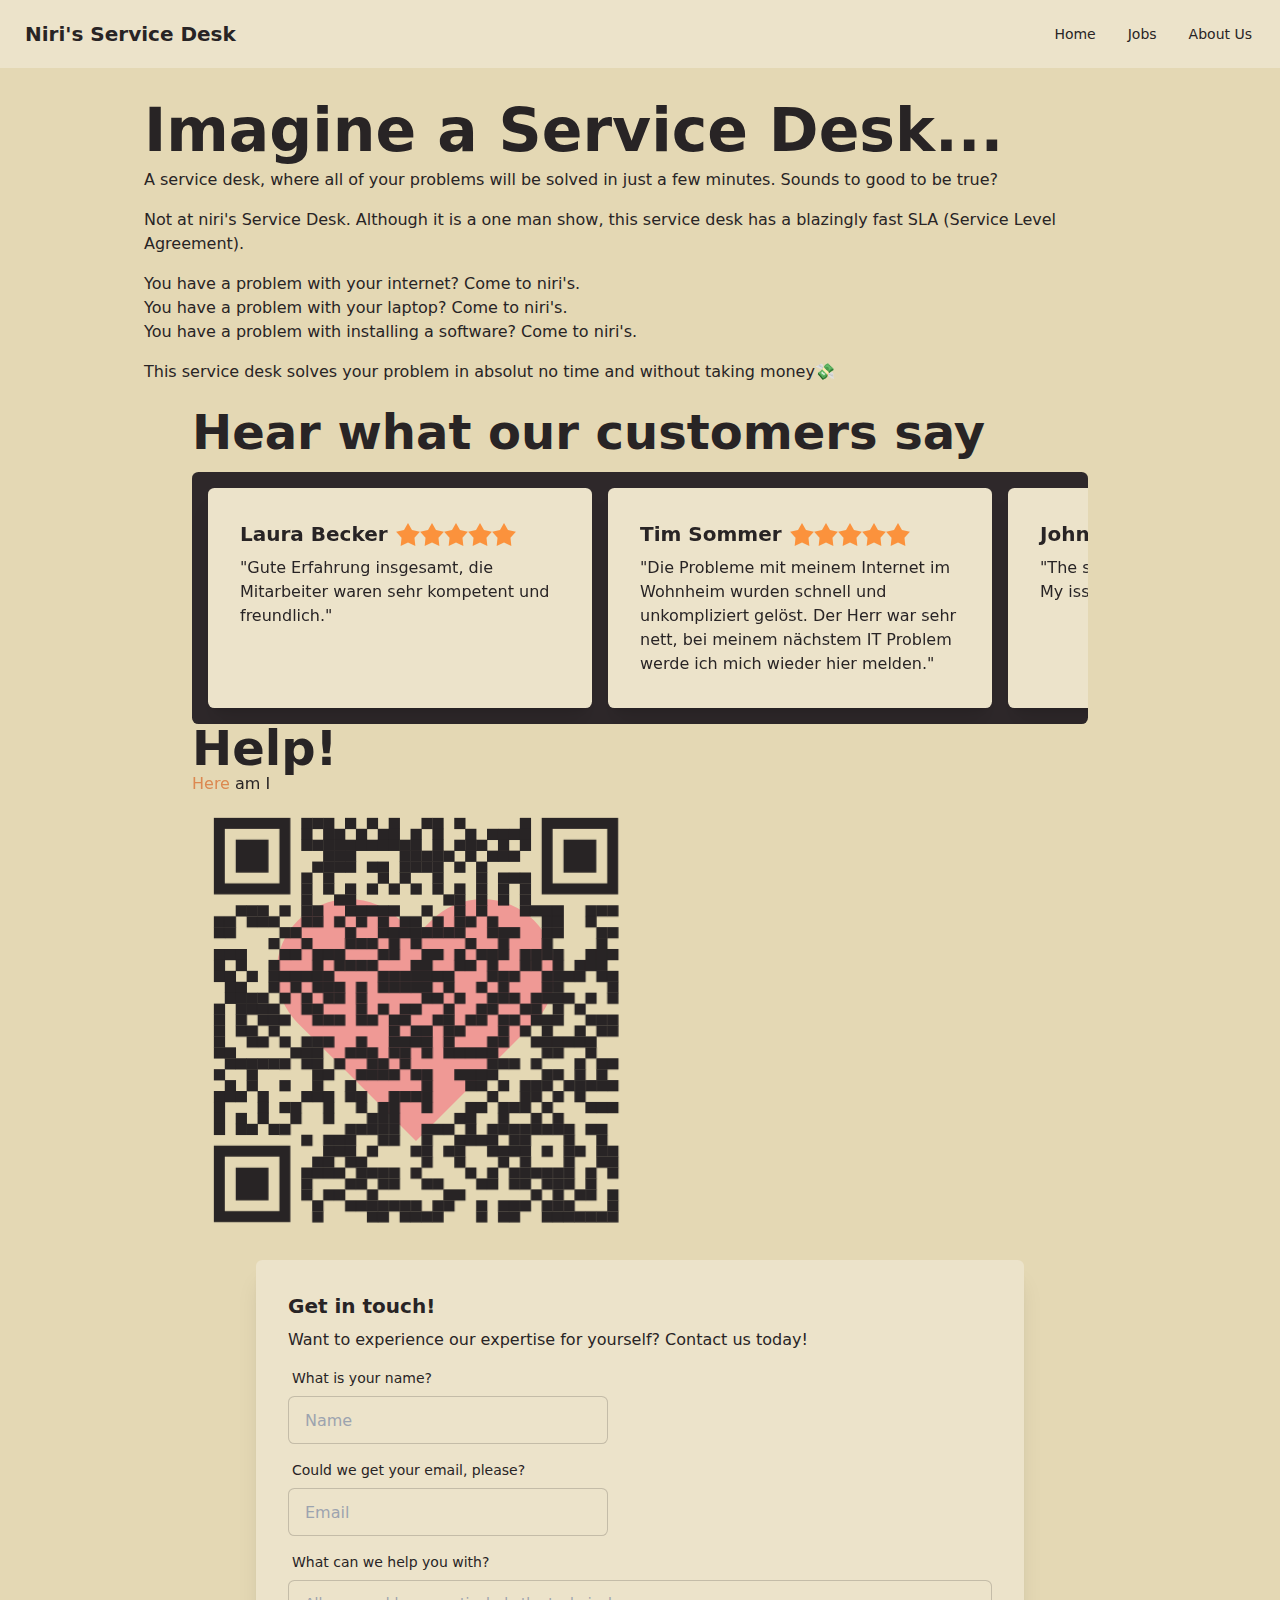
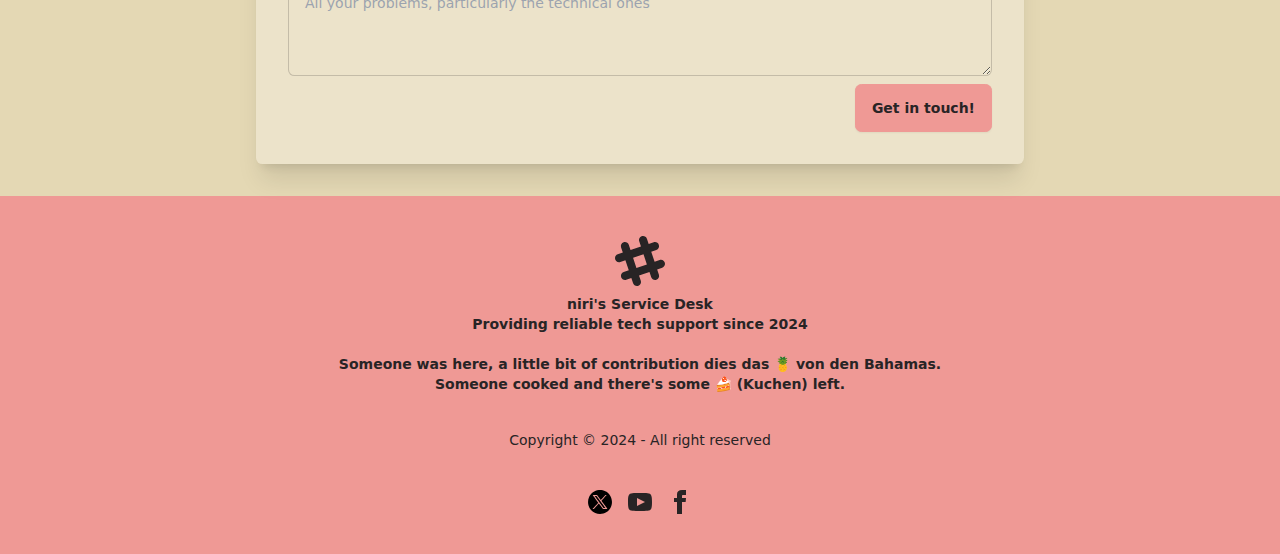
<file: index.html>
<!DOCTYPE html><html class="scroll-smooth"> <head><meta charset="UTF-8"><meta name="description" content=""><meta name="viewport" content="width=device-width"><title>niri&#39;s Service Desk im Ulmenweg</title><link rel="stylesheet" href="/assets/about.CY8w2M8k.css"><script type="module" src="/assets/hoisted.D-Tc155y.js"></script></head> <body class="min-h-screen bg-base-200"> <div class="navbar bg-base-100"> <div class="flex-1"> <a class="btn btn-ghost text-xl">Niri's Service Desk</a> </div> <div class="flex-none"> <ul class="menu menu-horizontal px-1"> <li><a href="/">Home</a></li> <li><a href="/jobs">Jobs</a></li> <li><a href="/about">About Us</a></li> </ul> </div> </div>  <main class="p-4"> <div class="px-10"> <div class="hero mx-auto w-auto max-w-5xl"> <div class="hero-content"> <div> <h1 class="text-6xl font-bold">Imagine a Service Desk...</h1> <p class="py-2">
A service desk, where all of your problems will be solved in just a few minutes.
				Sounds to good to be true?
</p> <p class="py-2">
Not at niri's Service Desk. Although it is a one man show, this service desk has a
				blazingly fast SLA (Service Level Agreement).
</p> <p class="py-2">
You have a problem with your internet? Come to niri's.<br>
You have a problem with your laptop? Come to niri's.<br>
You have a problem with installing a software? Come to niri's.
</p> <p class="py-2">
This service desk solves your problem in absolut no time and without taking money💸
</p> </div> </div> </div> </div> <div class="mx-auto max-w-4xl"> <h2 class="pb-4 text-5xl font-bold">Hear what our customers say</h2> <div class="carousel carousel-center w-full space-x-4 rounded-box bg-neutral p-4"> <div class="carousel-item"> <div class="card w-96 bg-base-100 shadow-xl"> <div class="card-body"> <div class="card-title"> <h2>Laura Becker</h2> <div class="rating"> <input type="radio" name="rating-2" class="mask mask-star-2 bg-orange-400" disabled> <input type="radio" name="rating-2" class="mask mask-star-2 bg-orange-400" disabled> <input type="radio" name="rating-2" class="mask mask-star-2 bg-orange-400" disabled> <input type="radio" name="rating-2" class="mask mask-star-2 bg-orange-400" disabled> <input type="radio" name="rating-2" class="mask mask-star-2 bg-orange-400" checked="checked" disabled> </div> </div> <p>
"Gute Erfahrung insgesamt, die Mitarbeiter waren sehr kompetent und
						freundlich."
</p> </div> </div> </div> <div class="carousel-item"> <div class="card w-96 bg-base-100 shadow-xl"> <div class="card-body"> <div class="card-title"> <h2>Tim Sommer</h2> <div class="rating"> <input type="radio" name="rating-2" class="mask mask-star-2 bg-orange-400" disabled> <input type="radio" name="rating-2" class="mask mask-star-2 bg-orange-400" disabled> <input type="radio" name="rating-2" class="mask mask-star-2 bg-orange-400" disabled> <input type="radio" name="rating-2" class="mask mask-star-2 bg-orange-400" disabled> <input type="radio" name="rating-2" class="mask mask-star-2 bg-orange-400" checked="checked" disabled> </div> </div> <p>
"Die Probleme mit meinem Internet im Wohnheim wurden schnell und
						unkompliziert gelöst. Der Herr war sehr nett, bei meinem nächstem IT Problem
						werde ich mich wieder hier melden."
</p> </div> </div> </div> <div class="carousel-item"> <div class="card w-96 bg-base-100 shadow-xl"> <div class="card-body"> <div class="card-title"> <h2>John Smith</h2> <div class="rating"> <input type="radio" name="rating-2" class="mask mask-star-2 bg-orange-400" disabled> <input type="radio" name="rating-2" class="mask mask-star-2 bg-orange-400" disabled> <input type="radio" name="rating-2" class="mask mask-star-2 bg-orange-400" disabled> <input type="radio" name="rating-2" class="mask mask-star-2 bg-orange-400" disabled> <input type="radio" name="rating-2" class="mask mask-star-2 bg-orange-400" checked="checked" disabled> </div> </div> <p>"The service was quick and efficient. My issue was resolved in no time!"</p> </div> </div> </div> <div class="carousel-item"> <div class="card w-96 bg-base-100 shadow-xl"> <div class="card-body"> <div class="card-title"> <h2>Emily Johnson</h2> <div class="rating"> <input type="radio" name="rating-2" class="mask mask-star-2 bg-orange-400" disabled> <input type="radio" name="rating-2" class="mask mask-star-2 bg-orange-400" disabled> <input type="radio" name="rating-2" class="mask mask-star-2 bg-orange-400" disabled> <input type="radio" name="rating-2" class="mask mask-star-2 bg-orange-400" disabled> <input type="radio" name="rating-2" class="mask mask-star-2 bg-orange-400" checked="checked" disabled> </div> </div> <p>
"Absolutely fantastic support! The technician was very knowledgeable and
						friendly."
</p> </div> </div> </div> <div class="carousel-item"> <div class="card w-96 bg-base-100 shadow-xl"> <div class="card-body"> <div class="card-title"> <h2>Anna Müller</h2> <div class="rating"> <input type="radio" name="rating-2" class="mask mask-star-2 bg-orange-400" disabled> <input type="radio" name="rating-2" class="mask mask-star-2 bg-orange-400" disabled> <input type="radio" name="rating-2" class="mask mask-star-2 bg-orange-400" disabled> <input type="radio" name="rating-2" class="mask mask-star-2 bg-orange-400" disabled> <input type="radio" name="rating-2" class="mask mask-star-2 bg-orange-400" checked="checked" disabled> </div> </div> <p>"Super schneller Service! Mein Problem wurde sofort gelöst."</p> </div> </div> </div> </div> </div> <div class="mx-auto max-w-4xl"> <h2 class="text-5xl font-bold">Help!</h2> <p> <a href="https://maps.app.goo.gl/wTFBwmiM7mstaLsz5" class="link-accent" target="_blank">Here</a> am I
</p> <div class="max-w-md"> <svg xmlns="http://www.w3.org/2000/svg"	xmlns:xlink="http://www.w3.org/1999/xlink" viewBox="0 0 984 984"><g transform="matrix(9.84 0 0 9.84 492 492)"><path fill="var(--fallback-p,oklch(var(--p)/1))" transform="scale(.8)" d="M40.7-34.3a24.99 24.99 0 0 0-35.4 0L0-29l-5.3-5.3a24.99 24.99 0 0 0-35.4 0h0a24.99 24.99 0 0 0 0 35.4l5.3 5.3L-23 18.7l23 23 23-23L35.4 6.3 40.7 1c9.7-9.8 9.7-25.6 0-35.3z"><animateTransform attributeName="transform" type="scale" repeatCount="indefinite" dur="1s" keyTimes="0;0.05;0.39;0.45;0.6;1" values="0.68;0.8;0.6000000000000001;0.7200000000000001;0.68;0.6400000000000001" calcMode="spline" keySplines="0.215 0.61,0.355 1;0.215 0.61,0.355 1;0.215 0.61,0.355 1;0.215 0.61,0.355 1;0.215 0.61,0.355 1"/></path></g><g fill="var(--fallback-bc,oklch(var(--bc)/1))"><use href="#B"/><use href="#C"/><use href="#D"/><use href="#E"/><use href="#F"/><use href="#G"/><use href="#H"/><use href="#I"/><use href="#J"/><use href="#K"/><use href="#B" y="24"/><use href="#D" y="24"/><use href="#L"/><use href="#M"/><use href="#N"/><use href="#G" y="24"/><use href="#O"/><use href="#I" y="24"/><use href="#P"/><use href="#Q"/><use href="#R"/><use href="#S"/><use href="#K" y="24"/><use href="#B" y="48"/><use href="#C" y="48"/><use href="#D" y="48"/><use href="#L" y="24"/><use href="#E" y="48"/><use href="#M" y="24"/><use href="#F" y="48"/><use href="#N" y="24"/><use href="#G" y="48"/><use href="#T"/><use href="#O" y="24"/><use href="#I" y="48"/><use href="#J" y="48"/><use href="#P" y="24"/><use href="#U"/><use href="#R" y="24"/><use href="#K" y="48"/><use href="#D" y="72"/><use href="#L" y="48"/><use href="#E" y="72"/><use href="#T" y="24"/><use href="#O" y="48"/><use href="#H" y="72"/><use href="#I" y="72"/><use href="#V"/><use href="#P" y="48"/><use href="#Q" y="48"/><use href="#R" y="48"/><use href="#S" y="48"/><use href="#C" y="96"/><use href="#D" y="96"/><use href="#L" y="72"/><use href="#E" y="96"/><use href="#F" y="96"/><use href="#N" y="72"/><use href="#T" y="48"/><use href="#O" y="72"/><use href="#H" y="96"/><use href="#I" y="96"/><use href="#J" y="96"/><use href="#U" y="48"/><use href="#B" y="120"/><use href="#D" y="120"/><use href="#N" y="96"/><use href="#T" y="72"/><use href="#I" y="120"/><use href="#U" y="72"/><use href="#R" y="96"/><use href="#S" y="96"/><use href="#K" y="120"/><use href="#B" y="144"/><use href="#D" y="144"/><use href="#E" y="144"/><use href="#F" y="144"/><use href="#G" y="144"/><use href="#O" y="120"/><use href="#I" y="144"/><use href="#J" y="144"/><use href="#U" y="96"/><use href="#R" y="120"/><use href="#K" y="144"/><use href="#B" y="168"/><use href="#L" y="144"/><use href="#E" y="168"/><use href="#V" y="96"/><use href="#J" y="168"/><use href="#U" y="120"/><use href="#R" y="144"/><use href="#K" y="168"/><use href="#W"/><use href="#X"/><use href="#Y"/><use href="#Z"/><use href="#B" y="192"/><use href="#C" y="192"/><use href="#E" y="192"/><use href="#M" y="168"/><use href="#F" y="192"/><use href="#N" y="168"/><use href="#G" y="192"/><use href="#H" y="192"/><use href="#J" y="192"/><use href="#U" y="144"/><use href="#K" y="192"/><use href="#a"/><use href="#b"/><use href="#c"/><use href="#d"/><use href="#e"/><use href="#f"/><use href="#g"/><use href="#h"/><use href="#X" y="24"/><use href="#Y" y="24"/><use href="#i"/><use href="#B" y="216"/><use href="#C" y="216"/><use href="#L" y="192"/><use href="#M" y="192"/><use href="#N" y="192"/><use href="#T" y="168"/><use href="#O" y="192"/><use href="#I" y="216"/><use href="#J" y="216"/><use href="#P" y="192"/><use href="#Q" y="192"/><use href="#b" y="24"/><use href="#c" y="24"/><use href="#d" y="24"/><use href="#g" y="24"/><use href="#h" y="24"/><use href="#Z" y="48"/><use href="#j"/><use href="#E" y="240"/><use href="#N" y="216"/><use href="#G" y="240"/><use href="#T" y="192"/><use href="#O" y="216"/><use href="#H" y="240"/><use href="#I" y="240"/><use href="#V" y="168"/><use href="#J" y="240"/><use href="#Q" y="216"/><use href="#R" y="216"/><use href="#S" y="216"/><use href="#b" y="48"/><use href="#c" y="48"/><use href="#e" y="48"/><use href="#f" y="48"/><use href="#i" y="48"/><use href="#B" y="264"/><use href="#E" y="264"/><use href="#M" y="240"/><use href="#F" y="264"/><use href="#G" y="264"/><use href="#O" y="240"/><use href="#P" y="240"/><use href="#R" y="240"/><use href="#b" y="72"/><use href="#e" y="72"/><use href="#g" y="72"/><use href="#h" y="72"/><use href="#W" y="96"/><use href="#Z" y="96"/><use href="#j" y="48"/><use href="#C" y="288"/><use href="#D" y="288"/><use href="#L" y="264"/><use href="#N" y="264"/><use href="#G" y="288"/><use href="#H" y="288"/><use href="#I" y="288"/><use href="#J" y="288"/><use href="#U" y="240"/><use href="#Q" y="264"/><use href="#R" y="264"/><use href="#K" y="288"/><use href="#a" y="96"/><use href="#b" y="96"/><use href="#c" y="96"/><use href="#d" y="96"/><use href="#e" y="96"/><use href="#f" y="96"/><use href="#g" y="96"/><use href="#W" y="120"/><use href="#i" y="96"/><use href="#C" y="312"/><use href="#L" y="288"/><use href="#E" y="312"/><use href="#M" y="288"/><use href="#F" y="312"/><use href="#O" y="288"/><use href="#H" y="312"/><use href="#J" y="312"/><use href="#P" y="288"/><use href="#Q" y="288"/><use href="#K" y="312"/><use href="#a" y="120"/><use href="#c" y="120"/><use href="#k"/><use href="#d" y="120"/><use href="#e" y="120"/><use href="#g" y="120"/><use href="#h" y="120"/><use href="#X" y="144"/><use href="#i" y="120"/><use href="#Z" y="144"/><use href="#j" y="96"/><use href="#B" y="336"/><use href="#C" y="336"/><use href="#D" y="336"/><use href="#N" y="312"/><use href="#G" y="336"/><use href="#T" y="288"/><use href="#O" y="312"/><use href="#H" y="336"/><use href="#I" y="336"/><use href="#V" y="264"/><use href="#Q" y="312"/><use href="#R" y="312"/><use href="#S" y="312"/><use href="#b" y="144"/><use href="#c" y="144"/><use href="#l"/><use href="#k" y="24"/><use href="#e" y="144"/><use href="#f" y="144"/><use href="#h" y="144"/><use href="#W" y="168"/><use href="#i" y="144"/><use href="#j" y="120"/><use href="#C" y="360"/><use href="#D" y="360"/><use href="#L" y="336"/><use href="#M" y="336"/><use href="#N" y="336"/><use href="#G" y="360"/><use href="#T" y="312"/><use href="#O" y="336"/><use href="#H" y="360"/><use href="#V" y="288"/><use href="#U" y="312"/><use href="#R" y="336"/><use href="#b" y="168"/><use href="#c" y="168"/><use href="#f" y="168"/><use href="#h" y="168"/><use href="#W" y="192"/><use href="#X" y="192"/><use href="#Y" y="192"/><use href="#Z" y="192"/><use href="#B" y="384"/><use href="#D" y="384"/><use href="#L" y="360"/><use href="#M" y="360"/><use href="#H" y="384"/><use href="#I" y="384"/><use href="#J" y="384"/><use href="#Q" y="360"/><use href="#R" y="360"/><use href="#S" y="360"/><use href="#a" y="192"/><use href="#b" y="192"/><use href="#c" y="192"/><use href="#l" y="48"/><use href="#d" y="192"/><use href="#f" y="192"/><use href="#g" y="192"/><use href="#W" y="216"/><use href="#X" y="216"/><use href="#Y" y="216"/><use href="#i" y="192"/><use href="#B" y="408"/><use href="#C" y="408"/><use href="#M" y="384"/><use href="#N" y="384"/><use href="#T" y="360"/><use href="#O" y="384"/><use href="#V" y="336"/><use href="#U" y="360"/><use href="#Q" y="384"/><use href="#K" y="408"/><use href="#a" y="216"/><use href="#c" y="216"/><use href="#k" y="96"/><use href="#g" y="216"/><use href="#W" y="240"/><use href="#Y" y="240"/><use href="#i" y="216"/><use href="#Z" y="240"/><use href="#C" y="432"/><use href="#D" y="432"/><use href="#L" y="408"/><use href="#M" y="408"/><use href="#F" y="432"/><use href="#G" y="432"/><use href="#T" y="384"/><use href="#I" y="432"/><use href="#V" y="360"/><use href="#P" y="408"/><use href="#U" y="384"/><use href="#R" y="408"/><use href="#S" y="408"/><use href="#a" y="240"/><use href="#b" y="240"/><use href="#c" y="240"/><use href="#d" y="240"/><use href="#e" y="240"/><use href="#f" y="240"/><use href="#g" y="240"/><use href="#W" y="264"/><use href="#X" y="264"/><use href="#i" y="240"/><use href="#G" y="456"/><use href="#O" y="432"/><use href="#H" y="456"/><use href="#V" y="384"/><use href="#J" y="456"/><use href="#R" y="432"/><use href="#K" y="456"/><use href="#b" y="264"/><use href="#k" y="144"/><use href="#e" y="264"/><use href="#f" y="264"/><use href="#g" y="264"/><use href="#X" y="288"/><use href="#Y" y="288"/><use href="#Z" y="288"/><use href="#B" y="480"/><use href="#C" y="480"/><use href="#D" y="480"/><use href="#M" y="456"/><use href="#G" y="480"/><use href="#T" y="432"/><use href="#O" y="456"/><use href="#H" y="480"/><use href="#V" y="408"/><use href="#Q" y="456"/><use href="#R" y="456"/><use href="#a" y="288"/><use href="#b" y="288"/><use href="#c" y="288"/><use href="#l" y="144"/><use href="#k" y="168"/><use href="#d" y="288"/><use href="#g" y="288"/><use href="#h" y="288"/><use href="#j" y="264"/><use href="#B" y="504"/><use href="#C" y="504"/><use href="#E" y="504"/><use href="#M" y="480"/><use href="#F" y="504"/><use href="#G" y="504"/><use href="#T" y="456"/><use href="#H" y="504"/><use href="#V" y="432"/><use href="#J" y="504"/><use href="#P" y="480"/><use href="#U" y="456"/><use href="#Q" y="480"/><use href="#b" y="312"/><use href="#c" y="312"/><use href="#d" y="312"/><use href="#h" y="312"/><use href="#W" y="336"/><use href="#X" y="336"/><use href="#Y" y="336"/><use href="#i" y="312"/><use href="#Z" y="336"/><use href="#B" y="528"/><use href="#C" y="528"/><use href="#L" y="504"/><use href="#F" y="528"/><use href="#N" y="504"/><use href="#T" y="480"/><use href="#Q" y="504"/><use href="#R" y="504"/><use href="#S" y="504"/><use href="#a" y="336"/><use href="#k" y="216"/><use href="#e" y="336"/><use href="#f" y="336"/><use href="#g" y="336"/><use href="#X" y="360"/><use href="#C" y="552"/><use href="#D" y="552"/><use href="#M" y="528"/><use href="#F" y="552"/><use href="#N" y="528"/><use href="#G" y="552"/><use href="#O" y="528"/><use href="#H" y="552"/><use href="#J" y="552"/><use href="#P" y="528"/><use href="#U" y="504"/><use href="#Q" y="528"/><use href="#b" y="360"/><use href="#c" y="360"/><use href="#k" y="240"/><use href="#e" y="360"/><use href="#h" y="360"/><use href="#X" y="384"/><use href="#Z" y="384"/><use href="#C" y="576"/><use href="#E" y="576"/><use href="#H" y="576"/><use href="#P" y="552"/><use href="#U" y="528"/><use href="#R" y="552"/><use href="#K" y="576"/><use href="#a" y="384"/><use href="#b" y="384"/><use href="#l" y="240"/><use href="#k" y="264"/><use href="#d" y="384"/><use href="#e" y="384"/><use href="#f" y="384"/><use href="#g" y="384"/><use href="#h" y="384"/><use href="#W" y="408"/><use href="#Y" y="408"/><use href="#B" y="600"/><use href="#C" y="600"/><use href="#D" y="600"/><use href="#E" y="600"/><use href="#M" y="576"/><use href="#G" y="600"/><use href="#T" y="552"/><use href="#O" y="576"/><use href="#H" y="600"/><use href="#Q" y="576"/><use href="#K" y="600"/><use href="#a" y="408"/><use href="#c" y="408"/><use href="#k" y="288"/><use href="#g" y="408"/><use href="#Y" y="432"/><use href="#Z" y="432"/><use href="#j" y="384"/><use href="#D" y="624"/><use href="#M" y="600"/><use href="#N" y="600"/><use href="#G" y="624"/><use href="#H" y="624"/><use href="#P" y="600"/><use href="#U" y="576"/><use href="#R" y="600"/><use href="#S" y="600"/><use href="#K" y="624"/><use href="#b" y="432"/><use href="#d" y="432"/><use href="#e" y="432"/><use href="#f" y="432"/><use href="#g" y="432"/><use href="#W" y="456"/><use href="#Y" y="456"/><use href="#j" y="408"/><use href="#D" y="648"/><use href="#F" y="648"/><use href="#N" y="624"/><use href="#G" y="648"/><use href="#J" y="648"/><use href="#P" y="624"/><use href="#R" y="624"/><use href="#a" y="456"/><use href="#c" y="456"/><use href="#g" y="456"/><use href="#W" y="480"/><use href="#X" y="480"/><use href="#i" y="456"/><use href="#Z" y="480"/><use href="#E" y="672"/><use href="#M" y="648"/><use href="#F" y="672"/><use href="#N" y="648"/><use href="#G" y="672"/><use href="#H" y="672"/><use href="#I" y="672"/><use href="#V" y="600"/><use href="#P" y="648"/><use href="#Q" y="648"/><use href="#R" y="648"/><use href="#S" y="648"/><use href="#K" y="672"/><use href="#a" y="480"/><use href="#b" y="480"/><use href="#c" y="480"/><use href="#l" y="336"/><use href="#d" y="480"/><use href="#e" y="480"/><use href="#B" y="696"/><use href="#D" y="696"/><use href="#L" y="672"/><use href="#E" y="696"/><use href="#N" y="672"/><use href="#G" y="696"/><use href="#H" y="696"/><use href="#J" y="696"/><use href="#P" y="672"/><use href="#U" y="648"/><use href="#Q" y="672"/><use href="#S" y="672"/><use href="#K" y="696"/><use href="#l" y="360"/><use href="#e" y="504"/><use href="#D" y="720"/><use href="#L" y="696"/><use href="#E" y="720"/><use href="#F" y="720"/><use href="#O" y="696"/><use href="#H" y="720"/><use href="#V" y="648"/><use href="#J" y="720"/><use href="#Q" y="696"/><use href="#R" y="696"/><use href="#S" y="696"/><use href="#K" y="720"/><use href="#b" y="528"/><use href="#l" y="384"/><use href="#k" y="408"/><use href="#e" y="528"/><use href="#f" y="528"/><use href="#C" y="744"/><use href="#D" y="744"/><use href="#E" y="744"/><use href="#M" y="720"/><use href="#H" y="744"/><use href="#J" y="744"/><use href="#R" y="720"/><use href="#K" y="744"/><use href="#l" y="408"/><use href="#e" y="552"/><use href="#f" y="552"/><use href="#B" y="768"/><use href="#C" y="768"/><use href="#D" y="768"/><use href="#L" y="744"/><use href="#M" y="744"/><use href="#F" y="768"/><use href="#N" y="744"/><use href="#G" y="768"/><use href="#O" y="744"/><use href="#P" y="744"/><use href="#Q" y="744"/><use href="#S" y="744"/><use href="#K" y="768"/><use href="#a" y="576"/><use href="#b" y="576"/><use href="#c" y="576"/><use href="#l" y="432"/><use href="#d" y="576"/><use href="#f" y="576"/><use href="#B" y="792"/><use href="#E" y="792"/><use href="#M" y="768"/><use href="#N" y="768"/><use href="#G" y="792"/><use href="#H" y="792"/><use href="#I" y="792"/><use href="#U" y="744"/><use href="#Q" y="768"/><use href="#S" y="768"/><use href="#K" y="792"/><use href="#b" y="600"/><use href="#c" y="600"/><use href="#l" y="456"/><use href="#d" y="600"/><use href="#B" y="816"/><use href="#D" y="816"/><use href="#L" y="792"/><use href="#F" y="816"/><use href="#V" y="744"/><use href="#J" y="816"/><use href="#a" y="624"/><use href="#c" y="624"/><use href="#k" y="504"/><use href="#d" y="624"/><use href="#f" y="624"/><use href="#C" y="840"/><use href="#E" y="840"/><use href="#M" y="816"/><use href="#F" y="840"/><use href="#N" y="816"/><use href="#G" y="840"/><use href="#T" y="792"/><use href="#O" y="816"/><use href="#I" y="840"/><use href="#V" y="768"/><use href="#U" y="792"/><use href="#R" y="816"/><use href="#S" y="816"/><use href="#K" y="840"/><use href="#b" y="648"/><use href="#c" y="648"/><use href="#l" y="504"/><use href="#f" y="648"/><use href="#C" y="864"/><use href="#F" y="864"/><use href="#N" y="840"/><use href="#T" y="816"/><use href="#O" y="840"/><use href="#H" y="864"/><use href="#I" y="864"/><use href="#U" y="816"/><use href="#R" y="840"/><use href="#S" y="840"/><use href="#b" y="672"/><use href="#c" y="672"/><use href="#l" y="528"/><use href="#k" y="552"/><use href="#d" y="672"/><use href="#e" y="672"/><use href="#f" y="672"/><path d="M48 48v168h168V48H48zm144 144H72V72h120v120zM768 48v168h168V48H768zm144 144H792V72h120v120zM48 768v168h168V768H48zm144 144H72V792h120v120zM96 96h72v72H96zm720 0h72v72h-72zM96 816h72v72H96z"/></g><defs ><path id="B" d="M240 48h24.72v24.72H240z"/><path id="C" d="M264 48h24.72v24.72H264z"/><path id="D" d="M288 48h24.72v24.72H288z"/><path id="E" d="M336 48h24.72v24.72H336z"/><path id="F" d="M384 48h24.72v24.72H384z"/><path id="G" d="M432 48h24.72v24.72H432z"/><path id="H" d="M504 48h24.72v24.72H504z"/><path id="I" d="M528 48h24.72v24.72H528z"/><path id="J" d="M576 48h24.72v24.72H576z"/><path id="K" d="M720 48h24.72v24.72H720z"/><path id="L" d="M312 72h24.72v24.72H312z"/><path id="M" d="M360 72h24.72v24.72H360z"/><path id="N" d="M408 72h24.72v24.72H408z"/><path id="O" d="M480 72h24.72v24.72H480z"/><path id="P" d="M600 72h24.72v24.72H600z"/><path id="Q" d="M648 72h24.72v24.72H648z"/><path id="R" d="M672 72h24.72v24.72H672z"/><path id="S" d="M696 72h24.72v24.72H696z"/><path id="T" d="M456 96h24.72v24.72H456z"/><path id="U" d="M624 96h24.72v24.72H624z"/><path id="V" d="M552 120h24.72v24.72H552z"/><path id="W" d="M96 240h24.72v24.72H96z"/><path id="X" d="M120 240h24.72v24.72H120z"/><path id="Y" d="M144 240h24.72v24.72H144z"/><path id="Z" d="M192 240h24.72v24.72H192z"/><path id="a" d="M744 240h24.72v24.72H744z"/><path id="b" d="M768 240h24.72v24.72H768z"/><path id="c" d="M792 240h24.72v24.72H792z"/><path id="d" d="M864 240h24.72v24.72H864z"/><path id="e" d="M888 240h24.72v24.72H888z"/><path id="f" d="M912 240h24.72v24.72H912z"/><path id="g" d="M48 264h24.72v24.72H48z"/><path id="h" d="M72 264h24.72v24.72H72z"/><path id="i" d="M168 264h24.72v24.72H168z"/><path id="j" d="M216 288h24.72v24.72H216z"/><path id="k" d="M840 360h24.72v24.72H840z"/><path id="l" d="M816 384h24.72v24.72H816z"/></defs></svg>
 </div> </div> <div class="card mx-auto my-4 w-full max-w-3xl bg-base-100 shadow-xl"> <form id="contact-form" class="card-body"> <h2 class="card-title">Get in touch!</h2> <p>Want to experience our expertise for yourself? Contact us today!</p> <label class="form-control w-full max-w-xs"> <div class="label"> <span class="label-text">What is your name?</span> </div> <input type="text" required placeholder="Name" class="input input-bordered w-full max-w-xs"> </label> <label class="form-control w-full max-w-xs"> <div class="label"> <span class="label-text">Could we get your email, please?</span> </div> <input type="email" required placeholder="Email" class="input input-bordered w-full max-w-xs"> </label> <label class="form-control"> <div class="label"> <span class="label-text">What can we help you with?</span> </div> <textarea required class="textarea textarea-bordered h-24" placeholder="All your problems, particularly the technical ones"></textarea> </label> <div class="card-actions justify-end"> <button class="btn btn-primary">Get in touch!</button> </div> </form> </div>  </main> <footer class="footer footer-center bg-primary p-10 text-primary-content"> <aside> <svg width="50" height="50" viewBox="0 0 24 24" xmlns="http://www.w3.org/2000/svg" fill-rule="evenodd" clip-rule="evenodd" class="inline-block fill-current"> <path d="M22.672 15.226l-2.432.811.841 2.515c.33 1.019-.209 2.127-1.23 2.456-1.15.325-2.148-.321-2.463-1.226l-.84-2.518-5.013 1.677.84 2.517c.391 1.203-.434 2.542-1.831 2.542-.88 0-1.601-.564-1.86-1.314l-.842-2.516-2.431.809c-1.135.328-2.145-.317-2.463-1.229-.329-1.018.211-2.127 1.231-2.456l2.432-.809-1.621-4.823-2.432.808c-1.355.384-2.558-.59-2.558-1.839 0-.817.509-1.582 1.327-1.846l2.433-.809-.842-2.515c-.33-1.02.211-2.129 1.232-2.458 1.02-.329 2.13.209 2.461 1.229l.842 2.515 5.011-1.677-.839-2.517c-.403-1.238.484-2.553 1.843-2.553.819 0 1.585.509 1.85 1.326l.841 2.517 2.431-.81c1.02-.33 2.131.211 2.461 1.229.332 1.018-.21 2.126-1.23 2.456l-2.433.809 1.622 4.823 2.433-.809c1.242-.401 2.557.484 2.557 1.838 0 .819-.51 1.583-1.328 1.847m-8.992-6.428l-5.01 1.675 1.619 4.828 5.011-1.674-1.62-4.829z"></path> </svg> <p class="font-bold">
niri's Service Desk
<br>
Providing reliable tech support since 2024
<br> <br>
Someone was here, a little bit of contribution dies das 🍍 von den Bahamas.
<br>
Someone cooked and there's some 🍰 (Kuchen) left.
</p> <br> <p>Copyright © 2024 - All right reserved</p> </aside> <nav> <div class="grid grid-flow-col gap-4"> <a href="https://twitter.com/niris-service-desk" class="footer-social-link"> <svg xmlns="http://www.w3.org/2000/svg" width="24" height="24" viewBox="0 0 150 150"> <path d="M67 .55C40.648 3.3 17.102 20.649 6.398 45.2-.5 61.05-1.648 79.3 3.25 96.101c6.05 20.949 21.7 38.648 41.95 47.5 15.85 6.898 34.1 8.046 50.902 3.148 25.148-7.25 44.949-27.898 51.449-53.55C157.699 53 132.8 11.897 92.5 2.3 83.648.2 75.852-.351 67 .55ZM68 47c6.398 8.5 11.8 15.5 12 15.5.2 0 6.852-7 14.7-15.5l14.35-15.5h8.15l-1.75 1.852c-1 1.046-7.5 8.097-14.45 15.648-6.95 7.55-13.75 14.898-15.102 16.25L83.5 67.8l18.75 24.95c10.3 13.75 18.75 25.148 18.75 25.352 0 .25-6.148.398-13.602.398l-13.648-.05-12.7-17C72.3 89.7 68.2 84.647 67.8 84.95c-.3.25-7.402 7.902-15.8 17L36.75 118.5h-3.852c-2.148 0-3.898-.102-3.898-.25 0-.148 7.95-8.852 17.648-19.3 9.653-10.45 17.653-19.2 17.75-19.348C64.45 79.398 56.5 68.55 46.75 55.5 37 42.5 29 31.75 29 31.648c0-.097 6.148-.148 13.7-.148h13.698Zm0 0" style="stroke:none;fill-rule:nonzero;fill:#000;fill-opacity:1"></path> <path d="M41.352 38.2c.199.35 12.796 17.25 27.898 37.448l27.5 36.801 6.148.051c3.801 0 6.102-.2 6-.5-.046-.25-12.597-17.148-27.796-37.5l-27.704-37H47.2c-5.148 0-6.199.102-5.847.7Zm0 0" style="stroke:none;fill-rule:nonzero;fill:#000;fill-opacity:1"></path> </svg> </a> <a href="https://www.youtube.com/@niris-service-desk" class="footer-social-link"> <svg xmlns="http://www.w3.org/2000/svg" width="24" height="24" viewBox="0 0 24 24" class="fill-current"> <path d="M19.615 3.184c-3.604-.246-11.631-.245-15.23 0-3.897.266-4.356 2.62-4.385 8.816.029 6.185.484 8.549 4.385 8.816 3.6.245 11.626.246 15.23 0 3.897-.266 4.356-2.62 4.385-8.816-.029-6.185-.484-8.549-4.385-8.816zm-10.615 12.816v-8l8 3.993-8 4.007z"></path> </svg> </a> <a href="https://www.facebook.com/niris-service-desk" class="footer-social-link"> <svg xmlns="http://www.w3.org/2000/svg" width="24" height="24" viewBox="0 0 24 24" class="fill-current"> <path d="M9 8h-3v4h3v12h5v-12h3.642l.358-4h-4v-1.667c0-.955.192-1.333 1.115-1.333h2.885v-5h-3.808c-3.596 0-5.192 1.583-5.192 4.615v3.385z"></path> </svg> </a> </div> </nav> </footer>   </body></html>
</file>
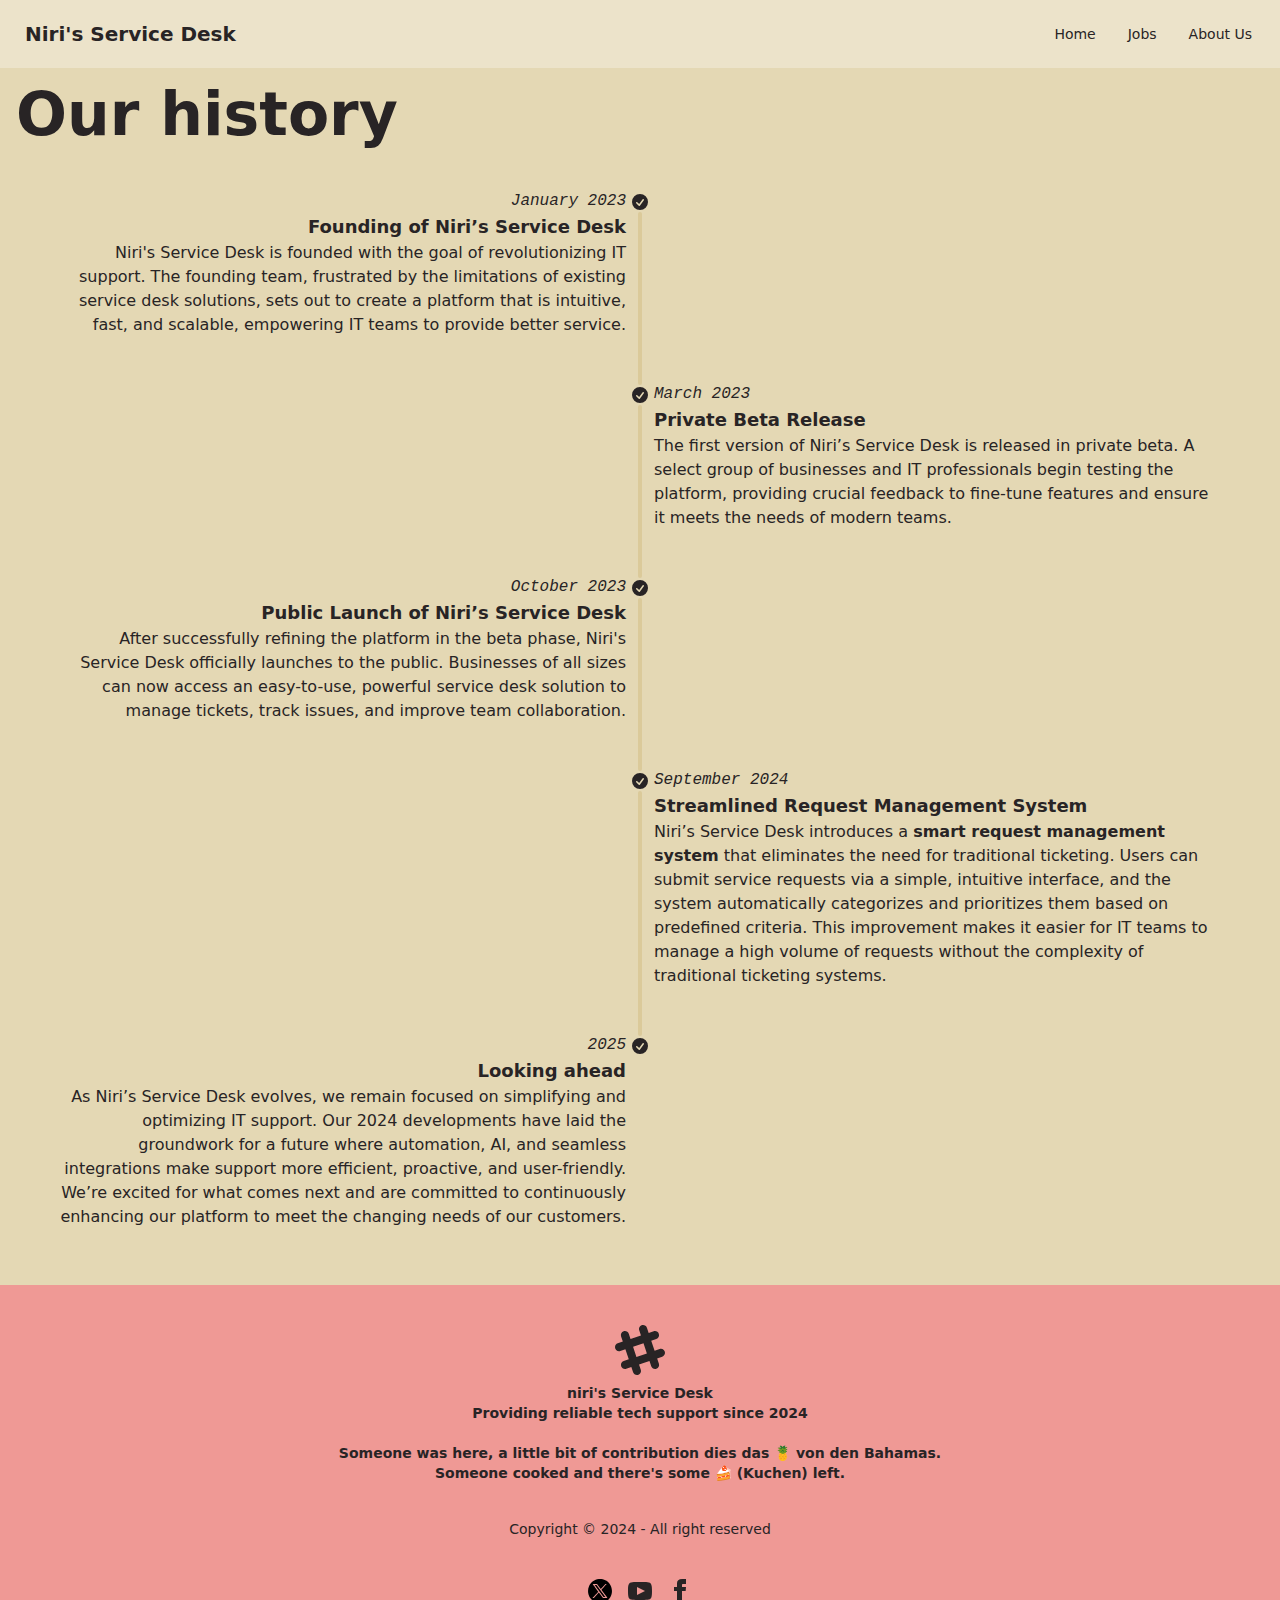
<file: about/index.html>
<!DOCTYPE html><html class="scroll-smooth"> <head><meta charset="UTF-8"><meta name="description" content=""><meta name="viewport" content="width=device-width"><title>About - niri&#39;s Service Desk im Ulmenweg</title><link rel="stylesheet" href="/assets/about.CY8w2M8k.css"><script type="module" src="/assets/hoisted.Chi-SOPL.js"></script></head> <body class="min-h-screen bg-base-200"> <div class="navbar bg-base-100"> <div class="flex-1"> <a class="btn btn-ghost text-xl">Niri's Service Desk</a> </div> <div class="flex-none"> <ul class="menu menu-horizontal px-1"> <li><a href="/">Home</a></li> <li><a href="/jobs">Jobs</a></li> <li><a href="/about">About Us</a></li> </ul> </div> </div>  <main class="p-4"> <h1 class="text-6xl font-bold pb-10">Our history</h1> <div class="px-10"> <ul class="timeline timeline-snap-icon max-md:timeline-compact timeline-vertical"> <li> <div class="timeline-middle"> <svg xmlns="http://www.w3.org/2000/svg" viewBox="0 0 20 20" fill="currentColor" class="h-5 w-5"> <path fill-rule="evenodd" d="M10 18a8 8 0 100-16 8 8 0 000 16zm3.857-9.809a.75.75 0 00-1.214-.882l-3.483 4.79-1.88-1.88a.75.75 0 10-1.06 1.061l2.5 2.5a.75.75 0 001.137-.089l4-5.5z" clip-rule="evenodd"></path> </svg> </div> <div class="timeline-start mb-10 md:text-end"> <time class="font-mono italic">January 2023</time> <div class="text-lg font-black">Founding of Niri’s Service Desk</div>
Niri's Service Desk is founded with the goal of revolutionizing IT support. The founding team, frustrated by the limitations of existing service desk solutions, sets out to create a platform that is intuitive, fast, and scalable, empowering IT teams to provide better service.
</div> <hr> </li> <li> <hr> <div class="timeline-middle"> <svg xmlns="http://www.w3.org/2000/svg" viewBox="0 0 20 20" fill="currentColor" class="h-5 w-5"> <path fill-rule="evenodd" d="M10 18a8 8 0 100-16 8 8 0 000 16zm3.857-9.809a.75.75 0 00-1.214-.882l-3.483 4.79-1.88-1.88a.75.75 0 10-1.06 1.061l2.5 2.5a.75.75 0 001.137-.089l4-5.5z" clip-rule="evenodd"></path> </svg> </div> <div class="timeline-end mb-10"> <time class="font-mono italic">March 2023</time> <div class="text-lg font-black">Private Beta Release</div>
The first version of Niri’s Service Desk is released in private beta. A select group of businesses and IT professionals begin testing the platform, providing crucial feedback to fine-tune features and ensure it meets the needs of modern teams.
</div> <hr> </li> <li> <hr> <div class="timeline-middle"> <svg xmlns="http://www.w3.org/2000/svg" viewBox="0 0 20 20" fill="currentColor" class="h-5 w-5"> <path fill-rule="evenodd" d="M10 18a8 8 0 100-16 8 8 0 000 16zm3.857-9.809a.75.75 0 00-1.214-.882l-3.483 4.79-1.88-1.88a.75.75 0 10-1.06 1.061l2.5 2.5a.75.75 0 001.137-.089l4-5.5z" clip-rule="evenodd"></path> </svg> </div> <div class="timeline-start mb-10 md:text-end"> <time class="font-mono italic">October 2023</time> <div class="text-lg font-black">Public Launch of Niri’s Service Desk</div>
After successfully refining the platform in the beta phase, Niri's Service Desk officially launches to the public. Businesses of all sizes can now access an easy-to-use, powerful service desk solution to manage tickets, track issues, and improve team collaboration.
</div> <hr> </li> <li> <hr> <div class="timeline-middle"> <svg xmlns="http://www.w3.org/2000/svg" viewBox="0 0 20 20" fill="currentColor" class="h-5 w-5"> <path fill-rule="evenodd" d="M10 18a8 8 0 100-16 8 8 0 000 16zm3.857-9.809a.75.75 0 00-1.214-.882l-3.483 4.79-1.88-1.88a.75.75 0 10-1.06 1.061l2.5 2.5a.75.75 0 001.137-.089l4-5.5z" clip-rule="evenodd"></path> </svg> </div> <div class="timeline-end mb-10"> <time class="font-mono italic">September 2024</time> <div class="text-lg font-black">Streamlined Request Management System</div>
Niri’s Service Desk introduces a <b>smart request management system</b> that eliminates the need for traditional ticketing. Users can submit service requests via a simple, intuitive interface, and the system automatically categorizes and prioritizes them based on predefined criteria. This improvement makes it easier for IT teams to manage a high volume of requests without the complexity of traditional ticketing systems.
</div> <hr> </li> <li> <hr> <div class="timeline-middle"> <svg xmlns="http://www.w3.org/2000/svg" viewBox="0 0 20 20" fill="currentColor" class="h-5 w-5"> <path fill-rule="evenodd" d="M10 18a8 8 0 100-16 8 8 0 000 16zm3.857-9.809a.75.75 0 00-1.214-.882l-3.483 4.79-1.88-1.88a.75.75 0 10-1.06 1.061l2.5 2.5a.75.75 0 001.137-.089l4-5.5z" clip-rule="evenodd"></path> </svg> </div> <div class="timeline-start mb-10 md:text-end"> <time class="font-mono italic">2025</time> <div class="text-lg font-black">Looking ahead</div>
As Niri’s Service Desk evolves, we remain focused on simplifying and optimizing IT support. Our 2024 developments have laid the groundwork for a future where automation, AI, and seamless integrations make support more efficient, proactive, and user-friendly. We’re excited for what comes next and are committed to continuously enhancing our platform to meet the changing needs of our customers.
</div> </li> </ul> </div> </main> <footer class="footer footer-center bg-primary p-10 text-primary-content"> <aside> <svg width="50" height="50" viewBox="0 0 24 24" xmlns="http://www.w3.org/2000/svg" fill-rule="evenodd" clip-rule="evenodd" class="inline-block fill-current"> <path d="M22.672 15.226l-2.432.811.841 2.515c.33 1.019-.209 2.127-1.23 2.456-1.15.325-2.148-.321-2.463-1.226l-.84-2.518-5.013 1.677.84 2.517c.391 1.203-.434 2.542-1.831 2.542-.88 0-1.601-.564-1.86-1.314l-.842-2.516-2.431.809c-1.135.328-2.145-.317-2.463-1.229-.329-1.018.211-2.127 1.231-2.456l2.432-.809-1.621-4.823-2.432.808c-1.355.384-2.558-.59-2.558-1.839 0-.817.509-1.582 1.327-1.846l2.433-.809-.842-2.515c-.33-1.02.211-2.129 1.232-2.458 1.02-.329 2.13.209 2.461 1.229l.842 2.515 5.011-1.677-.839-2.517c-.403-1.238.484-2.553 1.843-2.553.819 0 1.585.509 1.85 1.326l.841 2.517 2.431-.81c1.02-.33 2.131.211 2.461 1.229.332 1.018-.21 2.126-1.23 2.456l-2.433.809 1.622 4.823 2.433-.809c1.242-.401 2.557.484 2.557 1.838 0 .819-.51 1.583-1.328 1.847m-8.992-6.428l-5.01 1.675 1.619 4.828 5.011-1.674-1.62-4.829z"></path> </svg> <p class="font-bold">
niri's Service Desk
<br>
Providing reliable tech support since 2024
<br> <br>
Someone was here, a little bit of contribution dies das 🍍 von den Bahamas.
<br>
Someone cooked and there's some 🍰 (Kuchen) left.
</p> <br> <p>Copyright © 2024 - All right reserved</p> </aside> <nav> <div class="grid grid-flow-col gap-4"> <a href="https://twitter.com/niris-service-desk" class="footer-social-link"> <svg xmlns="http://www.w3.org/2000/svg" width="24" height="24" viewBox="0 0 150 150"> <path d="M67 .55C40.648 3.3 17.102 20.649 6.398 45.2-.5 61.05-1.648 79.3 3.25 96.101c6.05 20.949 21.7 38.648 41.95 47.5 15.85 6.898 34.1 8.046 50.902 3.148 25.148-7.25 44.949-27.898 51.449-53.55C157.699 53 132.8 11.897 92.5 2.3 83.648.2 75.852-.351 67 .55ZM68 47c6.398 8.5 11.8 15.5 12 15.5.2 0 6.852-7 14.7-15.5l14.35-15.5h8.15l-1.75 1.852c-1 1.046-7.5 8.097-14.45 15.648-6.95 7.55-13.75 14.898-15.102 16.25L83.5 67.8l18.75 24.95c10.3 13.75 18.75 25.148 18.75 25.352 0 .25-6.148.398-13.602.398l-13.648-.05-12.7-17C72.3 89.7 68.2 84.647 67.8 84.95c-.3.25-7.402 7.902-15.8 17L36.75 118.5h-3.852c-2.148 0-3.898-.102-3.898-.25 0-.148 7.95-8.852 17.648-19.3 9.653-10.45 17.653-19.2 17.75-19.348C64.45 79.398 56.5 68.55 46.75 55.5 37 42.5 29 31.75 29 31.648c0-.097 6.148-.148 13.7-.148h13.698Zm0 0" style="stroke:none;fill-rule:nonzero;fill:#000;fill-opacity:1"></path> <path d="M41.352 38.2c.199.35 12.796 17.25 27.898 37.448l27.5 36.801 6.148.051c3.801 0 6.102-.2 6-.5-.046-.25-12.597-17.148-27.796-37.5l-27.704-37H47.2c-5.148 0-6.199.102-5.847.7Zm0 0" style="stroke:none;fill-rule:nonzero;fill:#000;fill-opacity:1"></path> </svg> </a> <a href="https://www.youtube.com/@niris-service-desk" class="footer-social-link"> <svg xmlns="http://www.w3.org/2000/svg" width="24" height="24" viewBox="0 0 24 24" class="fill-current"> <path d="M19.615 3.184c-3.604-.246-11.631-.245-15.23 0-3.897.266-4.356 2.62-4.385 8.816.029 6.185.484 8.549 4.385 8.816 3.6.245 11.626.246 15.23 0 3.897-.266 4.356-2.62 4.385-8.816-.029-6.185-.484-8.549-4.385-8.816zm-10.615 12.816v-8l8 3.993-8 4.007z"></path> </svg> </a> <a href="https://www.facebook.com/niris-service-desk" class="footer-social-link"> <svg xmlns="http://www.w3.org/2000/svg" width="24" height="24" viewBox="0 0 24 24" class="fill-current"> <path d="M9 8h-3v4h3v12h5v-12h3.642l.358-4h-4v-1.667c0-.955.192-1.333 1.115-1.333h2.885v-5h-3.808c-3.596 0-5.192 1.583-5.192 4.615v3.385z"></path> </svg> </a> </div> </nav> </footer>   </body></html>
</file>
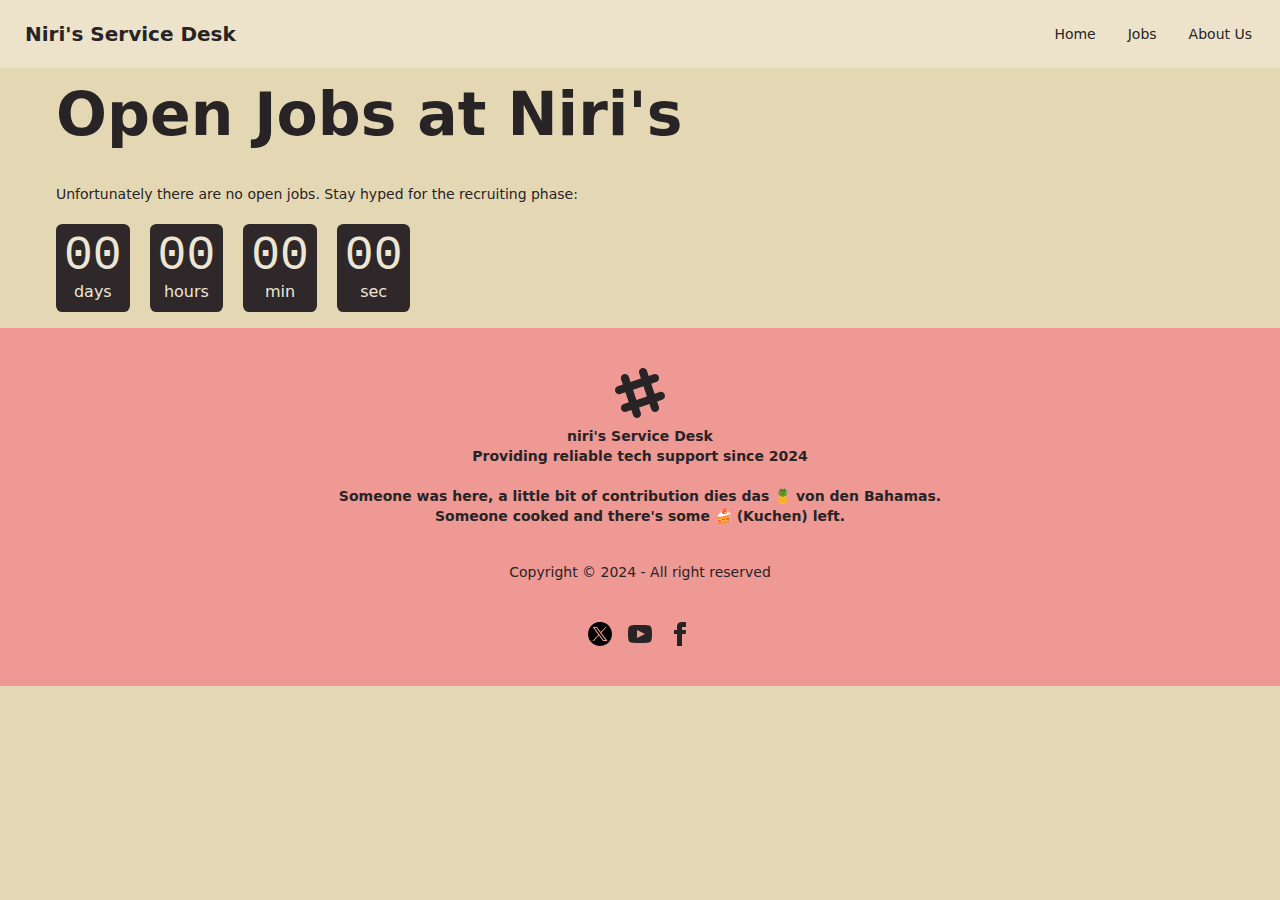
<file: jobs/index.html>
<!DOCTYPE html><html class="scroll-smooth"> <head><meta charset="UTF-8"><meta name="description" content=""><meta name="viewport" content="width=device-width"><title>Jobs - niri&#39;s Service Desk im Ulmenweg</title><link rel="stylesheet" href="/assets/about.CY8w2M8k.css"><script type="module" src="/assets/hoisted.DGbZgw3_.js"></script></head> <body class="min-h-screen bg-base-200"> <div class="navbar bg-base-100"> <div class="flex-1"> <a class="btn btn-ghost text-xl">Niri's Service Desk</a> </div> <div class="flex-none"> <ul class="menu menu-horizontal px-1"> <li><a href="/">Home</a></li> <li><a href="/jobs">Jobs</a></li> <li><a href="/about">About Us</a></li> </ul> </div> </div>  <main class="p-4"> <div class="px-10"> <h1 class="text-6xl font-bold pb-10">Open Jobs at Niri's</h1> <p class="text-sm pb-5">Unfortunately there are no open jobs. Stay hyped for the recruiting phase:</p>  <div class="grid auto-cols-max grid-flow-col gap-5 text-center"> <div class="bg-neutral rounded-box text-neutral-content flex flex-col p-2"> <span class="countdown font-mono text-5xl"> <span id="days"></span> </span>
days
</div> <div class="bg-neutral rounded-box text-neutral-content flex flex-col p-2"> <span class="countdown font-mono text-5xl"> <span id="hours"></span> </span>
hours
</div> <div class="bg-neutral rounded-box text-neutral-content flex flex-col p-2"> <span class="countdown font-mono text-5xl"> <span id="minutes"></span> </span>
min
</div> <div class="bg-neutral rounded-box text-neutral-content flex flex-col p-2"> <span class="countdown font-mono text-5xl"> <span id="seconds"></span> </span>
sec
</div> </div> </div> </main> <footer class="footer footer-center bg-primary p-10 text-primary-content"> <aside> <svg width="50" height="50" viewBox="0 0 24 24" xmlns="http://www.w3.org/2000/svg" fill-rule="evenodd" clip-rule="evenodd" class="inline-block fill-current"> <path d="M22.672 15.226l-2.432.811.841 2.515c.33 1.019-.209 2.127-1.23 2.456-1.15.325-2.148-.321-2.463-1.226l-.84-2.518-5.013 1.677.84 2.517c.391 1.203-.434 2.542-1.831 2.542-.88 0-1.601-.564-1.86-1.314l-.842-2.516-2.431.809c-1.135.328-2.145-.317-2.463-1.229-.329-1.018.211-2.127 1.231-2.456l2.432-.809-1.621-4.823-2.432.808c-1.355.384-2.558-.59-2.558-1.839 0-.817.509-1.582 1.327-1.846l2.433-.809-.842-2.515c-.33-1.02.211-2.129 1.232-2.458 1.02-.329 2.13.209 2.461 1.229l.842 2.515 5.011-1.677-.839-2.517c-.403-1.238.484-2.553 1.843-2.553.819 0 1.585.509 1.85 1.326l.841 2.517 2.431-.81c1.02-.33 2.131.211 2.461 1.229.332 1.018-.21 2.126-1.23 2.456l-2.433.809 1.622 4.823 2.433-.809c1.242-.401 2.557.484 2.557 1.838 0 .819-.51 1.583-1.328 1.847m-8.992-6.428l-5.01 1.675 1.619 4.828 5.011-1.674-1.62-4.829z"></path> </svg> <p class="font-bold">
niri's Service Desk
<br>
Providing reliable tech support since 2024
<br> <br>
Someone was here, a little bit of contribution dies das 🍍 von den Bahamas.
<br>
Someone cooked and there's some 🍰 (Kuchen) left.
</p> <br> <p>Copyright © 2024 - All right reserved</p> </aside> <nav> <div class="grid grid-flow-col gap-4"> <a href="https://twitter.com/niris-service-desk" class="footer-social-link"> <svg xmlns="http://www.w3.org/2000/svg" width="24" height="24" viewBox="0 0 150 150"> <path d="M67 .55C40.648 3.3 17.102 20.649 6.398 45.2-.5 61.05-1.648 79.3 3.25 96.101c6.05 20.949 21.7 38.648 41.95 47.5 15.85 6.898 34.1 8.046 50.902 3.148 25.148-7.25 44.949-27.898 51.449-53.55C157.699 53 132.8 11.897 92.5 2.3 83.648.2 75.852-.351 67 .55ZM68 47c6.398 8.5 11.8 15.5 12 15.5.2 0 6.852-7 14.7-15.5l14.35-15.5h8.15l-1.75 1.852c-1 1.046-7.5 8.097-14.45 15.648-6.95 7.55-13.75 14.898-15.102 16.25L83.5 67.8l18.75 24.95c10.3 13.75 18.75 25.148 18.75 25.352 0 .25-6.148.398-13.602.398l-13.648-.05-12.7-17C72.3 89.7 68.2 84.647 67.8 84.95c-.3.25-7.402 7.902-15.8 17L36.75 118.5h-3.852c-2.148 0-3.898-.102-3.898-.25 0-.148 7.95-8.852 17.648-19.3 9.653-10.45 17.653-19.2 17.75-19.348C64.45 79.398 56.5 68.55 46.75 55.5 37 42.5 29 31.75 29 31.648c0-.097 6.148-.148 13.7-.148h13.698Zm0 0" style="stroke:none;fill-rule:nonzero;fill:#000;fill-opacity:1"></path> <path d="M41.352 38.2c.199.35 12.796 17.25 27.898 37.448l27.5 36.801 6.148.051c3.801 0 6.102-.2 6-.5-.046-.25-12.597-17.148-27.796-37.5l-27.704-37H47.2c-5.148 0-6.199.102-5.847.7Zm0 0" style="stroke:none;fill-rule:nonzero;fill:#000;fill-opacity:1"></path> </svg> </a> <a href="https://www.youtube.com/@niris-service-desk" class="footer-social-link"> <svg xmlns="http://www.w3.org/2000/svg" width="24" height="24" viewBox="0 0 24 24" class="fill-current"> <path d="M19.615 3.184c-3.604-.246-11.631-.245-15.23 0-3.897.266-4.356 2.62-4.385 8.816.029 6.185.484 8.549 4.385 8.816 3.6.245 11.626.246 15.23 0 3.897-.266 4.356-2.62 4.385-8.816-.029-6.185-.484-8.549-4.385-8.816zm-10.615 12.816v-8l8 3.993-8 4.007z"></path> </svg> </a> <a href="https://www.facebook.com/niris-service-desk" class="footer-social-link"> <svg xmlns="http://www.w3.org/2000/svg" width="24" height="24" viewBox="0 0 24 24" class="fill-current"> <path d="M9 8h-3v4h3v12h5v-12h3.642l.358-4h-4v-1.667c0-.955.192-1.333 1.115-1.333h2.885v-5h-3.808c-3.596 0-5.192 1.583-5.192 4.615v3.385z"></path> </svg> </a> </div> </nav> </footer>   </body></html>
</file>
<file: assets/about.CY8w2M8k.css>
*,:before,:after{--tw-border-spacing-x: 0;--tw-border-spacing-y: 0;--tw-translate-x: 0;--tw-translate-y: 0;--tw-rotate: 0;--tw-skew-x: 0;--tw-skew-y: 0;--tw-scale-x: 1;--tw-scale-y: 1;--tw-pan-x: ;--tw-pan-y: ;--tw-pinch-zoom: ;--tw-scroll-snap-strictness: proximity;--tw-gradient-from-position: ;--tw-gradient-via-position: ;--tw-gradient-to-position: ;--tw-ordinal: ;--tw-slashed-zero: ;--tw-numeric-figure: ;--tw-numeric-spacing: ;--tw-numeric-fraction: ;--tw-ring-inset: ;--tw-ring-offset-width: 0px;--tw-ring-offset-color: #fff;--tw-ring-color: rgb(59 130 246 / .5);--tw-ring-offset-shadow: 0 0 #0000;--tw-ring-shadow: 0 0 #0000;--tw-shadow: 0 0 #0000;--tw-shadow-colored: 0 0 #0000;--tw-blur: ;--tw-brightness: ;--tw-contrast: ;--tw-grayscale: ;--tw-hue-rotate: ;--tw-invert: ;--tw-saturate: ;--tw-sepia: ;--tw-drop-shadow: ;--tw-backdrop-blur: ;--tw-backdrop-brightness: ;--tw-backdrop-contrast: ;--tw-backdrop-grayscale: ;--tw-backdrop-hue-rotate: ;--tw-backdrop-invert: ;--tw-backdrop-opacity: ;--tw-backdrop-saturate: ;--tw-backdrop-sepia: ;--tw-contain-size: ;--tw-contain-layout: ;--tw-contain-paint: ;--tw-contain-style: }::backdrop{--tw-border-spacing-x: 0;--tw-border-spacing-y: 0;--tw-translate-x: 0;--tw-translate-y: 0;--tw-rotate: 0;--tw-skew-x: 0;--tw-skew-y: 0;--tw-scale-x: 1;--tw-scale-y: 1;--tw-pan-x: ;--tw-pan-y: ;--tw-pinch-zoom: ;--tw-scroll-snap-strictness: proximity;--tw-gradient-from-position: ;--tw-gradient-via-position: ;--tw-gradient-to-position: ;--tw-ordinal: ;--tw-slashed-zero: ;--tw-numeric-figure: ;--tw-numeric-spacing: ;--tw-numeric-fraction: ;--tw-ring-inset: ;--tw-ring-offset-width: 0px;--tw-ring-offset-color: #fff;--tw-ring-color: rgb(59 130 246 / .5);--tw-ring-offset-shadow: 0 0 #0000;--tw-ring-shadow: 0 0 #0000;--tw-shadow: 0 0 #0000;--tw-shadow-colored: 0 0 #0000;--tw-blur: ;--tw-brightness: ;--tw-contrast: ;--tw-grayscale: ;--tw-hue-rotate: ;--tw-invert: ;--tw-saturate: ;--tw-sepia: ;--tw-drop-shadow: ;--tw-backdrop-blur: ;--tw-backdrop-brightness: ;--tw-backdrop-contrast: ;--tw-backdrop-grayscale: ;--tw-backdrop-hue-rotate: ;--tw-backdrop-invert: ;--tw-backdrop-opacity: ;--tw-backdrop-saturate: ;--tw-backdrop-sepia: ;--tw-contain-size: ;--tw-contain-layout: ;--tw-contain-paint: ;--tw-contain-style: }*,:before,:after{box-sizing:border-box;border-width:0;border-style:solid;border-color:#e5e7eb}:before,:after{--tw-content: ""}html,:host{line-height:1.5;-webkit-text-size-adjust:100%;-moz-tab-size:4;-o-tab-size:4;tab-size:4;font-family:ui-sans-serif,system-ui,sans-serif,"Apple Color Emoji","Segoe UI Emoji",Segoe UI Symbol,"Noto Color Emoji";font-feature-settings:normal;font-variation-settings:normal;-webkit-tap-highlight-color:transparent}body{margin:0;line-height:inherit}hr{height:0;color:inherit;border-top-width:1px}abbr:where([title]){-webkit-text-decoration:underline dotted;text-decoration:underline dotted}h1,h2,h3,h4,h5,h6{font-size:inherit;font-weight:inherit}a{color:inherit;text-decoration:inherit}b,strong{font-weight:bolder}code,kbd,samp,pre{font-family:ui-monospace,SFMono-Regular,Menlo,Monaco,Consolas,Liberation Mono,Courier New,monospace;font-feature-settings:normal;font-variation-settings:normal;font-size:1em}small{font-size:80%}sub,sup{font-size:75%;line-height:0;position:relative;vertical-align:baseline}sub{bottom:-.25em}sup{top:-.5em}table{text-indent:0;border-color:inherit;border-collapse:collapse}button,input,optgroup,select,textarea{font-family:inherit;font-feature-settings:inherit;font-variation-settings:inherit;font-size:100%;font-weight:inherit;line-height:inherit;letter-spacing:inherit;color:inherit;margin:0;padding:0}button,select{text-transform:none}button,input:where([type=button]),input:where([type=reset]),input:where([type=submit]){-webkit-appearance:button;background-color:transparent;background-image:none}:-moz-focusring{outline:auto}:-moz-ui-invalid{box-shadow:none}progress{vertical-align:baseline}::-webkit-inner-spin-button,::-webkit-outer-spin-button{height:auto}[type=search]{-webkit-appearance:textfield;outline-offset:-2px}::-webkit-search-decoration{-webkit-appearance:none}::-webkit-file-upload-button{-webkit-appearance:button;font:inherit}summary{display:list-item}blockquote,dl,dd,h1,h2,h3,h4,h5,h6,hr,figure,p,pre{margin:0}fieldset{margin:0;padding:0}legend{padding:0}ol,ul,menu{list-style:none;margin:0;padding:0}dialog{padding:0}textarea{resize:vertical}input::-moz-placeholder,textarea::-moz-placeholder{opacity:1;color:#9ca3af}input::placeholder,textarea::placeholder{opacity:1;color:#9ca3af}button,[role=button]{cursor:pointer}:disabled{cursor:default}img,svg,video,canvas,audio,iframe,embed,object{display:block;vertical-align:middle}img,video{max-width:100%;height:auto}[hidden]:where(:not([hidden=until-found])){display:none}:root,[data-theme]{background-color:var(--fallback-b1,oklch(var(--b1)/1));color:var(--fallback-bc,oklch(var(--bc)/1))}@supports not (color: oklch(0% 0 0)){:root{color-scheme:light;--fallback-p: #491eff;--fallback-pc: #d4dbff;--fallback-s: #ff41c7;--fallback-sc: #fff9fc;--fallback-a: #00cfbd;--fallback-ac: #00100d;--fallback-n: #2b3440;--fallback-nc: #d7dde4;--fallback-b1: #ffffff;--fallback-b2: #e5e6e6;--fallback-b3: #e5e6e6;--fallback-bc: #1f2937;--fallback-in: #00b3f0;--fallback-inc: #000000;--fallback-su: #00ca92;--fallback-suc: #000000;--fallback-wa: #ffc22d;--fallback-wac: #000000;--fallback-er: #ff6f70;--fallback-erc: #000000}@media (prefers-color-scheme: dark){:root{color-scheme:dark;--fallback-p: #7582ff;--fallback-pc: #050617;--fallback-s: #ff71cf;--fallback-sc: #190211;--fallback-a: #00c7b5;--fallback-ac: #000e0c;--fallback-n: #2a323c;--fallback-nc: #a6adbb;--fallback-b1: #1d232a;--fallback-b2: #191e24;--fallback-b3: #15191e;--fallback-bc: #a6adbb;--fallback-in: #00b3f0;--fallback-inc: #000000;--fallback-su: #00ca92;--fallback-suc: #000000;--fallback-wa: #ffc22d;--fallback-wac: #000000;--fallback-er: #ff6f70;--fallback-erc: #000000}}}html{-webkit-tap-highlight-color:transparent}*{scrollbar-color:color-mix(in oklch,currentColor 35%,transparent) transparent}*:hover{scrollbar-color:color-mix(in oklch,currentColor 60%,transparent) transparent}:root{color-scheme:light;--inc: 90.923% .043042 262.880917;--suc: 12.541% .033982 149.213788;--wac: 13.3168% .031484 58.31834;--erc: 13.144% .0398 27.33;--animation-btn: .25s;--animation-input: .2s;--btn-focus-scale: .95;--border-btn: 1px;--tab-border: 1px;--p: 76.8664% .104092 22.664655;--pc: 26.5104% .006243 .522862;--s: 80.7415% .052534 159.094608;--sc: 26.5104% .006243 .522862;--a: 70.3919% .125455 52.953428;--ac: 26.5104% .006243 .522862;--n: 28.4181% .009519 355.534017;--nc: 92.5604% .025113 89.217311;--b1: 91.6374% .034554 90.51575;--b2: 88.2722% .049418 91.774344;--b3: 84.133% .065952 90.856665;--bc: 26.5104% .006243 .522862;--in: 54.615% .215208 262.880917;--su: 62.7052% .169912 149.213788;--wa: 66.584% .157422 58.31834;--er: 65.72% .199 27.33;--rounded-box: .4rem;--rounded-btn: .4rem;--rounded-badge: .4rem;--tab-radius: .4rem}@media (prefers-color-scheme: dark){:root{color-scheme:dark;--b2: 20.1585% .021457 329.708637;--b3: 18.6412% .019842 329.708637;--pc: 14.3993% .024765 62.756393;--sc: 86.893% .00597 199.19444;--ac: 88.5243% .014881 224.389184;--nc: 83.3022% .003149 326.261446;--inc: 15.898% .012774 184.558367;--suc: 14.9445% .014491 131.116276;--wac: 17.6301% .028162 87.722413;--erc: 15.4637% .025644 31.871922;--rounded-box: 1rem;--rounded-btn: .5rem;--rounded-badge: 1.9rem;--animation-btn: .25s;--animation-input: .2s;--btn-focus-scale: .95;--border-btn: 1px;--tab-border: 1px;--tab-radius: .5rem;--p: 71.9967% .123825 62.756393;--s: 34.465% .029849 199.19444;--a: 42.6213% .074405 224.389184;--n: 16.5109% .015743 326.261446;--b1: 21.6758% .023072 329.708637;--bc: 72.3547% .092794 79.129387;--in: 79.4902% .063869 184.558367;--su: 74.7224% .072456 131.116276;--wa: 88.1503% .140812 87.722413;--er: 77.3187% .12822 31.871922}}[data-theme=light]{color-scheme:light;--inc: 90.923% .043042 262.880917;--suc: 12.541% .033982 149.213788;--wac: 13.3168% .031484 58.31834;--erc: 13.144% .0398 27.33;--animation-btn: .25s;--animation-input: .2s;--btn-focus-scale: .95;--border-btn: 1px;--tab-border: 1px;--p: 76.8664% .104092 22.664655;--pc: 26.5104% .006243 .522862;--s: 80.7415% .052534 159.094608;--sc: 26.5104% .006243 .522862;--a: 70.3919% .125455 52.953428;--ac: 26.5104% .006243 .522862;--n: 28.4181% .009519 355.534017;--nc: 92.5604% .025113 89.217311;--b1: 91.6374% .034554 90.51575;--b2: 88.2722% .049418 91.774344;--b3: 84.133% .065952 90.856665;--bc: 26.5104% .006243 .522862;--in: 54.615% .215208 262.880917;--su: 62.7052% .169912 149.213788;--wa: 66.584% .157422 58.31834;--er: 65.72% .199 27.33;--rounded-box: .4rem;--rounded-btn: .4rem;--rounded-badge: .4rem;--tab-radius: .4rem}[data-theme=cyberpunk]{color-scheme:light;--b2: 87.8943% .16647 104.32;--b3: 81.2786% .15394 104.32;--in: 72.06% .191 231.6;--su: 64.8% .15 160;--wa: 84.71% .199 83.87;--er: 71.76% .221 22.18;--bc: 18.902% .0358 104.32;--pc: 14.844% .0418 6.35;--sc: 16.666% .0368 204.72;--ac: 14.372% .04352 310.43;--inc: 0% 0 0;--suc: 0% 0 0;--wac: 0% 0 0;--erc: 0% 0 0;--animation-btn: .25s;--animation-input: .2s;--btn-focus-scale: .95;--border-btn: 1px;--tab-border: 1px;font-family:ui-monospace,SFMono-Regular,Menlo,Monaco,Consolas,Liberation Mono,Courier New,monospace;--p: 74.22% .209 6.35;--s: 83.33% .184 204.72;--a: 71.86% .2176 310.43;--n: 23.04% .065 269.31;--nc: 94.51% .179 104.32;--b1: 94.51% .179 104.32;--rounded-box: 0;--rounded-btn: 0;--rounded-badge: 0;--tab-radius: 0}[data-theme=dark]{color-scheme:dark;--b2: 20.1585% .021457 329.708637;--b3: 18.6412% .019842 329.708637;--pc: 14.3993% .024765 62.756393;--sc: 86.893% .00597 199.19444;--ac: 88.5243% .014881 224.389184;--nc: 83.3022% .003149 326.261446;--inc: 15.898% .012774 184.558367;--suc: 14.9445% .014491 131.116276;--wac: 17.6301% .028162 87.722413;--erc: 15.4637% .025644 31.871922;--rounded-box: 1rem;--rounded-btn: .5rem;--rounded-badge: 1.9rem;--animation-btn: .25s;--animation-input: .2s;--btn-focus-scale: .95;--border-btn: 1px;--tab-border: 1px;--tab-radius: .5rem;--p: 71.9967% .123825 62.756393;--s: 34.465% .029849 199.19444;--a: 42.6213% .074405 224.389184;--n: 16.5109% .015743 326.261446;--b1: 21.6758% .023072 329.708637;--bc: 72.3547% .092794 79.129387;--in: 79.4902% .063869 184.558367;--su: 74.7224% .072456 131.116276;--wa: 88.1503% .140812 87.722413;--er: 77.3187% .12822 31.871922}.avatar.placeholder>div{display:flex;align-items:center;justify-content:center}@media (hover:hover){.label a:hover{--tw-text-opacity: 1;color:var(--fallback-bc,oklch(var(--bc)/var(--tw-text-opacity)))}.menu li>*:not(ul,.menu-title,details,.btn):active,.menu li>*:not(ul,.menu-title,details,.btn).active,.menu li>details>summary:active{--tw-bg-opacity: 1;background-color:var(--fallback-n,oklch(var(--n)/var(--tw-bg-opacity)));--tw-text-opacity: 1;color:var(--fallback-nc,oklch(var(--nc)/var(--tw-text-opacity)))}}.btn{display:inline-flex;height:3rem;min-height:3rem;flex-shrink:0;cursor:pointer;-webkit-user-select:none;-moz-user-select:none;user-select:none;flex-wrap:wrap;align-items:center;justify-content:center;border-radius:var(--rounded-btn, .5rem);border-color:transparent;border-color:oklch(var(--btn-color, var(--b2)) / var(--tw-border-opacity));padding-left:1rem;padding-right:1rem;text-align:center;font-size:.875rem;line-height:1em;gap:.5rem;font-weight:600;text-decoration-line:none;transition-duration:.2s;transition-timing-function:cubic-bezier(0,0,.2,1);border-width:var(--border-btn, 1px);transition-property:color,background-color,border-color,opacity,box-shadow,transform;--tw-text-opacity: 1;color:var(--fallback-bc,oklch(var(--bc)/var(--tw-text-opacity)));--tw-shadow: 0 1px 2px 0 rgb(0 0 0 / .05);--tw-shadow-colored: 0 1px 2px 0 var(--tw-shadow-color);box-shadow:var(--tw-ring-offset-shadow, 0 0 #0000),var(--tw-ring-shadow, 0 0 #0000),var(--tw-shadow);outline-color:var(--fallback-bc,oklch(var(--bc)/1));background-color:oklch(var(--btn-color, var(--b2)) / var(--tw-bg-opacity));--tw-bg-opacity: 1;--tw-border-opacity: 1}.btn-disabled,.btn[disabled],.btn:disabled{pointer-events:none}:where(.btn:is(input[type=checkbox])),:where(.btn:is(input[type=radio])){width:auto;-webkit-appearance:none;-moz-appearance:none;appearance:none}.btn:is(input[type=checkbox]):after,.btn:is(input[type=radio]):after{--tw-content: attr(aria-label);content:var(--tw-content)}.card{position:relative;display:flex;flex-direction:column;border-radius:var(--rounded-box, 1rem)}.card:focus{outline:2px solid transparent;outline-offset:2px}.card-body{display:flex;flex:1 1 auto;flex-direction:column;padding:var(--padding-card, 2rem);gap:.5rem}.card-body :where(p){flex-grow:1}.card-actions{display:flex;flex-wrap:wrap;align-items:flex-start;gap:.5rem}.card figure{display:flex;align-items:center;justify-content:center}.card.image-full{display:grid}.card.image-full:before{position:relative;content:"";z-index:10;border-radius:var(--rounded-box, 1rem);--tw-bg-opacity: 1;background-color:var(--fallback-n,oklch(var(--n)/var(--tw-bg-opacity)));opacity:.75}.card.image-full:before,.card.image-full>*{grid-column-start:1;grid-row-start:1}.card.image-full>figure img{height:100%;-o-object-fit:cover;object-fit:cover}.card.image-full>.card-body{position:relative;z-index:20;--tw-text-opacity: 1;color:var(--fallback-nc,oklch(var(--nc)/var(--tw-text-opacity)))}.carousel{display:inline-flex;overflow-x:scroll;scroll-snap-type:x mandatory;scroll-behavior:smooth;-ms-overflow-style:none;scrollbar-width:none}.carousel-item{box-sizing:content-box;display:flex;flex:none;scroll-snap-align:start}.carousel-start .carousel-item{scroll-snap-align:start}.carousel-center .carousel-item{scroll-snap-align:center}.carousel-end .carousel-item{scroll-snap-align:end}:root .countdown{line-height:1em}.countdown{display:inline-flex}.countdown>*{height:1em;display:inline-block;overflow-y:hidden}.countdown>*:before{position:relative;content:"00\a 01\a 02\a 03\a 04\a 05\a 06\a 07\a 08\a 09\a 10\a 11\a 12\a 13\a 14\a 15\a 16\a 17\a 18\a 19\a 20\a 21\a 22\a 23\a 24\a 25\a 26\a 27\a 28\a 29\a 30\a 31\a 32\a 33\a 34\a 35\a 36\a 37\a 38\a 39\a 40\a 41\a 42\a 43\a 44\a 45\a 46\a 47\a 48\a 49\a 50\a 51\a 52\a 53\a 54\a 55\a 56\a 57\a 58\a 59\a 60\a 61\a 62\a 63\a 64\a 65\a 66\a 67\a 68\a 69\a 70\a 71\a 72\a 73\a 74\a 75\a 76\a 77\a 78\a 79\a 80\a 81\a 82\a 83\a 84\a 85\a 86\a 87\a 88\a 89\a 90\a 91\a 92\a 93\a 94\a 95\a 96\a 97\a 98\a 99\a";white-space:pre;top:calc(var(--value) * -1em);text-align:center;transition:all 1s cubic-bezier(1,0,0,1)}@media (hover: hover){.btm-nav>*.disabled:hover,.btm-nav>*[disabled]:hover{pointer-events:none;--tw-border-opacity: 0;background-color:var(--fallback-n,oklch(var(--n)/var(--tw-bg-opacity)));--tw-bg-opacity: .1;color:var(--fallback-bc,oklch(var(--bc)/var(--tw-text-opacity)));--tw-text-opacity: .2}.btn:hover{--tw-border-opacity: 1;border-color:var(--fallback-b3,oklch(var(--b3)/var(--tw-border-opacity)));--tw-bg-opacity: 1;background-color:var(--fallback-b3,oklch(var(--b3)/var(--tw-bg-opacity)))}@supports (color: color-mix(in oklab,black,black)){.btn:hover{background-color:color-mix(in oklab,oklch(var(--btn-color, var(--b2)) / var(--tw-bg-opacity, 1)) 90%,black);border-color:color-mix(in oklab,oklch(var(--btn-color, var(--b2)) / var(--tw-border-opacity, 1)) 90%,black)}}@supports not (color: oklch(0% 0 0)){.btn:hover{background-color:var(--btn-color, var(--fallback-b2));border-color:var(--btn-color, var(--fallback-b2))}}.btn.glass:hover{--glass-opacity: 25%;--glass-border-opacity: 15%}.btn-ghost:hover{border-color:transparent}@supports (color: oklch(0% 0 0)){.btn-ghost:hover{background-color:var(--fallback-bc,oklch(var(--bc)/.2))}}.btn-outline.btn-primary:hover{--tw-text-opacity: 1;color:var(--fallback-pc,oklch(var(--pc)/var(--tw-text-opacity)))}@supports (color: color-mix(in oklab,black,black)){.btn-outline.btn-primary:hover{background-color:color-mix(in oklab,var(--fallback-p,oklch(var(--p)/1)) 90%,black);border-color:color-mix(in oklab,var(--fallback-p,oklch(var(--p)/1)) 90%,black)}}.btn-disabled:hover,.btn[disabled]:hover,.btn:disabled:hover{--tw-border-opacity: 0;background-color:var(--fallback-n,oklch(var(--n)/var(--tw-bg-opacity)));--tw-bg-opacity: .2;color:var(--fallback-bc,oklch(var(--bc)/var(--tw-text-opacity)));--tw-text-opacity: .2}@supports (color: color-mix(in oklab,black,black)){.btn:is(input[type=checkbox]:checked):hover,.btn:is(input[type=radio]:checked):hover{background-color:color-mix(in oklab,var(--fallback-p,oklch(var(--p)/1)) 90%,black);border-color:color-mix(in oklab,var(--fallback-p,oklch(var(--p)/1)) 90%,black)}}:where(.menu li:not(.menu-title,.disabled)>*:not(ul,details,.menu-title)):not(.active,.btn):hover,:where(.menu li:not(.menu-title,.disabled)>details>summary:not(.menu-title)):not(.active,.btn):hover{cursor:pointer;outline:2px solid transparent;outline-offset:2px}@supports (color: oklch(0% 0 0)){:where(.menu li:not(.menu-title,.disabled)>*:not(ul,details,.menu-title)):not(.active,.btn):hover,:where(.menu li:not(.menu-title,.disabled)>details>summary:not(.menu-title)):not(.active,.btn):hover{background-color:var(--fallback-bc,oklch(var(--bc)/.1))}}}.footer{display:grid;width:100%;grid-auto-flow:row;place-items:start;-moz-column-gap:1rem;column-gap:1rem;row-gap:2.5rem;font-size:.875rem;line-height:1.25rem}.footer>*{display:grid;place-items:start;gap:.5rem}.footer-center{place-items:center;text-align:center}.footer-center>*{place-items:center}@media (min-width: 48rem){.footer{grid-auto-flow:column}.footer-center{grid-auto-flow:row dense}}.form-control{display:flex;flex-direction:column}.label{display:flex;-webkit-user-select:none;-moz-user-select:none;user-select:none;align-items:center;justify-content:space-between;padding:.5rem .25rem}.hero{display:grid;width:100%;place-items:center;background-size:cover;background-position:center}.hero>*{grid-column-start:1;grid-row-start:1}.hero-content{z-index:0;display:flex;align-items:center;justify-content:center;max-width:80rem;gap:1rem;padding:1rem}.input{flex-shrink:1;-webkit-appearance:none;-moz-appearance:none;appearance:none;height:3rem;padding-left:1rem;padding-right:1rem;font-size:1rem;line-height:2;line-height:1.5rem;border-radius:var(--rounded-btn, .5rem);border-width:1px;border-color:transparent;--tw-bg-opacity: 1;background-color:var(--fallback-b1,oklch(var(--b1)/var(--tw-bg-opacity)))}.input[type=number]::-webkit-inner-spin-button,.input-md[type=number]::-webkit-inner-spin-button{margin-top:-1rem;margin-bottom:-1rem;margin-inline-end:-1rem}.mask{-webkit-mask-size:contain;mask-size:contain;-webkit-mask-repeat:no-repeat;mask-repeat:no-repeat;-webkit-mask-position:center;mask-position:center}.menu{display:flex;flex-direction:column;flex-wrap:wrap;font-size:.875rem;line-height:1.25rem;padding:.5rem}.menu :where(li ul){position:relative;white-space:nowrap;margin-inline-start:1rem;padding-inline-start:.5rem}.menu :where(li:not(.menu-title)>*:not(ul,details,.menu-title,.btn)),.menu :where(li:not(.menu-title)>details>summary:not(.menu-title)){display:grid;grid-auto-flow:column;align-content:flex-start;align-items:center;gap:.5rem;grid-auto-columns:minmax(auto,max-content) auto max-content;-webkit-user-select:none;-moz-user-select:none;user-select:none}.menu li.disabled{cursor:not-allowed;-webkit-user-select:none;-moz-user-select:none;user-select:none;color:var(--fallback-bc,oklch(var(--bc)/.3))}.menu :where(li>.menu-dropdown:not(.menu-dropdown-show)){display:none}:where(.menu li){position:relative;display:flex;flex-shrink:0;flex-direction:column;flex-wrap:wrap;align-items:stretch}:where(.menu li) .badge{justify-self:end}.navbar{display:flex;align-items:center;padding:var(--navbar-padding, .5rem);min-height:4rem;width:100%}:where(.navbar>*:not(script,style)){display:inline-flex;align-items:center}.radio{flex-shrink:0;--chkbg: var(--bc);height:1.5rem;width:1.5rem;cursor:pointer;-webkit-appearance:none;-moz-appearance:none;appearance:none;border-radius:9999px;border-width:1px;border-color:var(--fallback-bc,oklch(var(--bc)/var(--tw-border-opacity)));--tw-border-opacity: .2}.rating{position:relative;display:inline-flex}.rating :where(input){cursor:pointer;border-radius:0;animation:rating-pop var(--animation-input, .25s) ease-out;height:1.5rem;width:1.5rem;background-color:var(--fallback-bc,oklch(var(--bc)/var(--tw-bg-opacity)));--tw-bg-opacity: 1}.select{display:inline-flex;cursor:pointer;-webkit-user-select:none;-moz-user-select:none;user-select:none;-webkit-appearance:none;-moz-appearance:none;appearance:none;height:3rem;min-height:3rem;padding-inline-start:1rem;padding-inline-end:2.5rem;font-size:.875rem;line-height:1.25rem;line-height:2;border-radius:var(--rounded-btn, .5rem);border-width:1px;border-color:transparent;--tw-bg-opacity: 1;background-color:var(--fallback-b1,oklch(var(--b1)/var(--tw-bg-opacity)));background-image:linear-gradient(45deg,transparent 50%,currentColor 50%),linear-gradient(135deg,currentColor 50%,transparent 50%);background-position:calc(100% - 20px) calc(1px + 50%),calc(100% - 16.1px) calc(1px + 50%);background-size:4px 4px,4px 4px;background-repeat:no-repeat}.select[multiple]{height:auto}.textarea{min-height:3rem;flex-shrink:1;padding:.5rem 1rem;font-size:.875rem;line-height:1.25rem;line-height:2;border-radius:var(--rounded-btn, .5rem);border-width:1px;border-color:transparent;--tw-bg-opacity: 1;background-color:var(--fallback-b1,oklch(var(--b1)/var(--tw-bg-opacity)))}.timeline{position:relative;display:flex}:where(.timeline>li){position:relative;display:grid;flex-shrink:0;align-items:center;grid-template-rows:var(--timeline-row-start, minmax(0, 1fr)) auto var( --timeline-row-end, minmax(0, 1fr) );grid-template-columns:var(--timeline-col-start, minmax(0, 1fr)) auto var( --timeline-col-end, minmax(0, 1fr) )}.timeline>li>hr{width:100%;border-width:0px}:where(.timeline>li>hr):first-child{grid-column-start:1;grid-row-start:2}:where(.timeline>li>hr):last-child{grid-column-start:3;grid-column-end:none;grid-row-start:2;grid-row-end:auto}.timeline-start{grid-column-start:1;grid-column-end:4;grid-row-start:1;grid-row-end:2;margin:.25rem;align-self:flex-end;justify-self:center}.timeline-middle{grid-column-start:2;grid-row-start:2}.timeline-end{grid-column-start:1;grid-column-end:4;grid-row-start:3;grid-row-end:4;margin:.25rem;align-self:flex-start;justify-self:center}.btm-nav>*.disabled,.btm-nav>*[disabled]{pointer-events:none;--tw-border-opacity: 0;background-color:var(--fallback-n,oklch(var(--n)/var(--tw-bg-opacity)));--tw-bg-opacity: .1;color:var(--fallback-bc,oklch(var(--bc)/var(--tw-text-opacity)));--tw-text-opacity: .2}.btm-nav>* .label{font-size:1rem;line-height:1.5rem}@media (prefers-reduced-motion: no-preference){.btn{animation:button-pop var(--animation-btn, .25s) ease-out}}.btn:active:hover,.btn:active:focus{animation:button-pop 0s ease-out;transform:scale(var(--btn-focus-scale, .97))}@supports not (color: oklch(0% 0 0)){.btn{background-color:var(--btn-color, var(--fallback-b2));border-color:var(--btn-color, var(--fallback-b2))}.btn-primary{--btn-color: var(--fallback-p)}}@supports (color: color-mix(in oklab,black,black)){.btn-outline.btn-primary.btn-active{background-color:color-mix(in oklab,var(--fallback-p,oklch(var(--p)/1)) 90%,black);border-color:color-mix(in oklab,var(--fallback-p,oklch(var(--p)/1)) 90%,black)}}.btn:focus-visible{outline-style:solid;outline-width:2px;outline-offset:2px}.btn-primary{--tw-text-opacity: 1;color:var(--fallback-pc,oklch(var(--pc)/var(--tw-text-opacity)));outline-color:var(--fallback-p,oklch(var(--p)/1))}@supports (color: oklch(0% 0 0)){.btn-primary{--btn-color: var(--p)}}.btn.glass{--tw-shadow: 0 0 #0000;--tw-shadow-colored: 0 0 #0000;box-shadow:var(--tw-ring-offset-shadow, 0 0 #0000),var(--tw-ring-shadow, 0 0 #0000),var(--tw-shadow);outline-color:currentColor}.btn.glass.btn-active{--glass-opacity: 25%;--glass-border-opacity: 15%}.btn-ghost{border-width:1px;border-color:transparent;background-color:transparent;color:currentColor;--tw-shadow: 0 0 #0000;--tw-shadow-colored: 0 0 #0000;box-shadow:var(--tw-ring-offset-shadow, 0 0 #0000),var(--tw-ring-shadow, 0 0 #0000),var(--tw-shadow);outline-color:currentColor}.btn-ghost.btn-active{border-color:transparent;background-color:var(--fallback-bc,oklch(var(--bc)/.2))}.btn-outline.btn-primary{--tw-text-opacity: 1;color:var(--fallback-p,oklch(var(--p)/var(--tw-text-opacity)))}.btn-outline.btn-primary.btn-active{--tw-text-opacity: 1;color:var(--fallback-pc,oklch(var(--pc)/var(--tw-text-opacity)))}.btn.btn-disabled,.btn[disabled],.btn:disabled{--tw-border-opacity: 0;background-color:var(--fallback-n,oklch(var(--n)/var(--tw-bg-opacity)));--tw-bg-opacity: .2;color:var(--fallback-bc,oklch(var(--bc)/var(--tw-text-opacity)));--tw-text-opacity: .2}.btn:is(input[type=checkbox]:checked),.btn:is(input[type=radio]:checked){--tw-border-opacity: 1;border-color:var(--fallback-p,oklch(var(--p)/var(--tw-border-opacity)));--tw-bg-opacity: 1;background-color:var(--fallback-p,oklch(var(--p)/var(--tw-bg-opacity)));--tw-text-opacity: 1;color:var(--fallback-pc,oklch(var(--pc)/var(--tw-text-opacity)))}.btn:is(input[type=checkbox]:checked):focus-visible,.btn:is(input[type=radio]:checked):focus-visible{outline-color:var(--fallback-p,oklch(var(--p)/1))}@keyframes button-pop{0%{transform:scale(var(--btn-focus-scale, .98))}40%{transform:scale(1.02)}to{transform:scale(1)}}.card :where(figure:first-child){overflow:hidden;border-start-start-radius:inherit;border-start-end-radius:inherit;border-end-start-radius:unset;border-end-end-radius:unset}.card :where(figure:last-child){overflow:hidden;border-start-start-radius:unset;border-start-end-radius:unset;border-end-start-radius:inherit;border-end-end-radius:inherit}.card:focus-visible{outline:2px solid currentColor;outline-offset:2px}.card.bordered{border-width:1px;--tw-border-opacity: 1;border-color:var(--fallback-b2,oklch(var(--b2)/var(--tw-border-opacity)))}.card.compact .card-body{padding:1rem;font-size:.875rem;line-height:1.25rem}.card-title{display:flex;align-items:center;gap:.5rem;font-size:1.25rem;line-height:1.75rem;font-weight:600}.card.image-full :where(figure){overflow:hidden;border-radius:inherit}.carousel::-webkit-scrollbar{display:none}@keyframes checkmark{0%{background-position-y:5px}50%{background-position-y:-2px}to{background-position-y:0}}.label-text{font-size:.875rem;line-height:1.25rem;--tw-text-opacity: 1;color:var(--fallback-bc,oklch(var(--bc)/var(--tw-text-opacity)))}.input input{--tw-bg-opacity: 1;background-color:var(--fallback-p,oklch(var(--p)/var(--tw-bg-opacity)));background-color:transparent}.input input:focus{outline:2px solid transparent;outline-offset:2px}.input[list]::-webkit-calendar-picker-indicator{line-height:1em}.input-bordered{border-color:var(--fallback-bc,oklch(var(--bc)/.2))}.input:focus,.input:focus-within{box-shadow:none;border-color:var(--fallback-bc,oklch(var(--bc)/.2));outline-style:solid;outline-width:2px;outline-offset:2px;outline-color:var(--fallback-bc,oklch(var(--bc)/.2))}.input:has(>input[disabled]),.input-disabled,.input:disabled,.input[disabled]{cursor:not-allowed;--tw-border-opacity: 1;border-color:var(--fallback-b2,oklch(var(--b2)/var(--tw-border-opacity)));--tw-bg-opacity: 1;background-color:var(--fallback-b2,oklch(var(--b2)/var(--tw-bg-opacity)));color:var(--fallback-bc,oklch(var(--bc)/.4))}.input:has(>input[disabled])::-moz-placeholder,.input-disabled::-moz-placeholder,.input:disabled::-moz-placeholder,.input[disabled]::-moz-placeholder{color:var(--fallback-bc,oklch(var(--bc)/var(--tw-placeholder-opacity)));--tw-placeholder-opacity: .2}.input:has(>input[disabled])::placeholder,.input-disabled::placeholder,.input:disabled::placeholder,.input[disabled]::placeholder{color:var(--fallback-bc,oklch(var(--bc)/var(--tw-placeholder-opacity)));--tw-placeholder-opacity: .2}.input:has(>input[disabled])>input[disabled]{cursor:not-allowed}.input::-webkit-date-and-time-value{text-align:inherit}.join>:where(*:not(:first-child)):is(.btn){margin-inline-start:calc(var(--border-btn) * -1)}@supports (color:color-mix(in oklab,black,black)){@media (hover:hover){.link-accent:hover{color:color-mix(in oklab,var(--fallback-a,oklch(var(--a)/1)) 80%,black)}}}.link-accent{--tw-text-opacity: 1;color:var(--fallback-a,oklch(var(--a)/var(--tw-text-opacity)))}.mask-star-2{-webkit-mask-image:url("data:image/svg+xml,%3csvg width='192' height='180' xmlns='http://www.w3.org/2000/svg'%3e%3cpath fill='black' d='m96 153.044-58.779 26.243 7.02-63.513L.894 68.481l63.117-13.01L96 0l31.989 55.472 63.117 13.01-43.347 47.292 7.02 63.513z' fill-rule='evenodd'/%3e%3c/svg%3e");mask-image:url("data:image/svg+xml,%3csvg width='192' height='180' xmlns='http://www.w3.org/2000/svg'%3e%3cpath fill='black' d='m96 153.044-58.779 26.243 7.02-63.513L.894 68.481l63.117-13.01L96 0l31.989 55.472 63.117 13.01-43.347 47.292 7.02 63.513z' fill-rule='evenodd'/%3e%3c/svg%3e")}:where(.menu li:empty){--tw-bg-opacity: 1;background-color:var(--fallback-bc,oklch(var(--bc)/var(--tw-bg-opacity)));opacity:.1;margin:.5rem 1rem;height:1px}.menu :where(li ul):before{position:absolute;bottom:.75rem;inset-inline-start:0px;top:.75rem;width:1px;--tw-bg-opacity: 1;background-color:var(--fallback-bc,oklch(var(--bc)/var(--tw-bg-opacity)));opacity:.1;content:""}.menu :where(li:not(.menu-title)>*:not(ul,details,.menu-title,.btn)),.menu :where(li:not(.menu-title)>details>summary:not(.menu-title)){border-radius:var(--rounded-btn, .5rem);padding:.5rem 1rem;text-align:start;transition-property:color,background-color,border-color,text-decoration-color,fill,stroke,opacity,box-shadow,transform,filter,-webkit-backdrop-filter;transition-property:color,background-color,border-color,text-decoration-color,fill,stroke,opacity,box-shadow,transform,filter,backdrop-filter;transition-property:color,background-color,border-color,text-decoration-color,fill,stroke,opacity,box-shadow,transform,filter,backdrop-filter,-webkit-backdrop-filter;transition-timing-function:cubic-bezier(.4,0,.2,1);transition-timing-function:cubic-bezier(0,0,.2,1);transition-duration:.2s;text-wrap:balance}:where(.menu li:not(.menu-title,.disabled)>*:not(ul,details,.menu-title)):not(summary,.active,.btn).focus,:where(.menu li:not(.menu-title,.disabled)>*:not(ul,details,.menu-title)):not(summary,.active,.btn):focus,:where(.menu li:not(.menu-title,.disabled)>*:not(ul,details,.menu-title)):is(summary):not(.active,.btn):focus-visible,:where(.menu li:not(.menu-title,.disabled)>details>summary:not(.menu-title)):not(summary,.active,.btn).focus,:where(.menu li:not(.menu-title,.disabled)>details>summary:not(.menu-title)):not(summary,.active,.btn):focus,:where(.menu li:not(.menu-title,.disabled)>details>summary:not(.menu-title)):is(summary):not(.active,.btn):focus-visible{cursor:pointer;background-color:var(--fallback-bc,oklch(var(--bc)/.1));--tw-text-opacity: 1;color:var(--fallback-bc,oklch(var(--bc)/var(--tw-text-opacity)));outline:2px solid transparent;outline-offset:2px}.menu li>*:not(ul,.menu-title,details,.btn):active,.menu li>*:not(ul,.menu-title,details,.btn).active,.menu li>details>summary:active{--tw-bg-opacity: 1;background-color:var(--fallback-n,oklch(var(--n)/var(--tw-bg-opacity)));--tw-text-opacity: 1;color:var(--fallback-nc,oklch(var(--nc)/var(--tw-text-opacity)))}.menu :where(li>details>summary)::-webkit-details-marker{display:none}.menu :where(li>details>summary):after,.menu :where(li>.menu-dropdown-toggle):after{justify-self:end;display:block;margin-top:-.5rem;height:.5rem;width:.5rem;transform:rotate(45deg);transition-property:transform,margin-top;transition-duration:.3s;transition-timing-function:cubic-bezier(.4,0,.2,1);content:"";transform-origin:75% 75%;box-shadow:2px 2px;pointer-events:none}.menu :where(li>details[open]>summary):after,.menu :where(li>.menu-dropdown-toggle.menu-dropdown-show):after{transform:rotate(225deg);margin-top:0}.mockup-browser .mockup-browser-toolbar .input{position:relative;margin-left:auto;margin-right:auto;display:block;height:1.75rem;width:24rem;overflow:hidden;text-overflow:ellipsis;white-space:nowrap;--tw-bg-opacity: 1;background-color:var(--fallback-b2,oklch(var(--b2)/var(--tw-bg-opacity)));padding-left:2rem;direction:ltr}.mockup-browser .mockup-browser-toolbar .input:before{content:"";position:absolute;left:.5rem;top:50%;aspect-ratio:1 / 1;height:.75rem;--tw-translate-y: -50%;transform:translate(var(--tw-translate-x),var(--tw-translate-y)) rotate(var(--tw-rotate)) skew(var(--tw-skew-x)) skewY(var(--tw-skew-y)) scaleX(var(--tw-scale-x)) scaleY(var(--tw-scale-y));border-radius:9999px;border-width:2px;border-color:currentColor;opacity:.6}.mockup-browser .mockup-browser-toolbar .input:after{content:"";position:absolute;left:1.25rem;top:50%;height:.5rem;--tw-translate-y: 25%;--tw-rotate: -45deg;transform:translate(var(--tw-translate-x),var(--tw-translate-y)) rotate(var(--tw-rotate)) skew(var(--tw-skew-x)) skewY(var(--tw-skew-y)) scaleX(var(--tw-scale-x)) scaleY(var(--tw-scale-y));border-radius:9999px;border-width:1px;border-color:currentColor;opacity:.6}@keyframes modal-pop{0%{opacity:0}}@keyframes progress-loading{50%{background-position-x:-115%}}.radio:focus{box-shadow:none}.radio:focus-visible{outline-style:solid;outline-width:2px;outline-offset:2px;outline-color:var(--fallback-bc,oklch(var(--bc)/1))}.radio:checked,.radio[aria-checked=true]{--tw-bg-opacity: 1;background-color:var(--fallback-bc,oklch(var(--bc)/var(--tw-bg-opacity)));background-image:none;animation:radiomark var(--animation-input, .2s) ease-out;box-shadow:0 0 0 4px var(--fallback-b1,oklch(var(--b1)/1)) inset,0 0 0 4px var(--fallback-b1,oklch(var(--b1)/1)) inset}.radio:disabled{cursor:not-allowed;opacity:.2}@keyframes radiomark{0%{box-shadow:0 0 0 12px var(--fallback-b1,oklch(var(--b1)/1)) inset,0 0 0 12px var(--fallback-b1,oklch(var(--b1)/1)) inset}50%{box-shadow:0 0 0 3px var(--fallback-b1,oklch(var(--b1)/1)) inset,0 0 0 3px var(--fallback-b1,oklch(var(--b1)/1)) inset}to{box-shadow:0 0 0 4px var(--fallback-b1,oklch(var(--b1)/1)) inset,0 0 0 4px var(--fallback-b1,oklch(var(--b1)/1)) inset}}.rating input{-moz-appearance:none;appearance:none;-webkit-appearance:none}.rating .rating-hidden{width:.5rem;background-color:transparent}.rating input[type=radio]:checked{background-image:none}.rating input:checked~input,.rating input[aria-checked=true]~input{--tw-bg-opacity: .2}.rating input:focus-visible{transition-property:transform;transition-timing-function:cubic-bezier(.4,0,.2,1);transition-timing-function:cubic-bezier(0,0,.2,1);transition-duration:.3s;transform:translateY(-.125em)}.rating input:active:focus{animation:none;transform:translateY(-.125em)}@keyframes rating-pop{0%{transform:translateY(-.125em)}40%{transform:translateY(-.125em)}to{transform:translateY(0)}}.select:focus{box-shadow:none;border-color:var(--fallback-bc,oklch(var(--bc)/.2));outline-style:solid;outline-width:2px;outline-offset:2px;outline-color:var(--fallback-bc,oklch(var(--bc)/.2))}.select-disabled,.select:disabled,.select[disabled]{cursor:not-allowed;--tw-border-opacity: 1;border-color:var(--fallback-b2,oklch(var(--b2)/var(--tw-border-opacity)));--tw-bg-opacity: 1;background-color:var(--fallback-b2,oklch(var(--b2)/var(--tw-bg-opacity)));color:var(--fallback-bc,oklch(var(--bc)/.4))}.select-disabled::-moz-placeholder,.select:disabled::-moz-placeholder,.select[disabled]::-moz-placeholder{color:var(--fallback-bc,oklch(var(--bc)/var(--tw-placeholder-opacity)));--tw-placeholder-opacity: .2}.select-disabled::placeholder,.select:disabled::placeholder,.select[disabled]::placeholder{color:var(--fallback-bc,oklch(var(--bc)/var(--tw-placeholder-opacity)));--tw-placeholder-opacity: .2}.select-multiple,.select[multiple],.select[size].select:not([size="1"]){background-image:none;padding-right:1rem}[dir=rtl] .select{background-position:calc(0% + 12px) calc(1px + 50%),calc(0% + 16px) calc(1px + 50%)}@keyframes skeleton{0%{background-position:150%}to{background-position:-50%}}.textarea-bordered{border-color:var(--fallback-bc,oklch(var(--bc)/.2))}.textarea:focus{box-shadow:none;border-color:var(--fallback-bc,oklch(var(--bc)/.2));outline-style:solid;outline-width:2px;outline-offset:2px;outline-color:var(--fallback-bc,oklch(var(--bc)/.2))}.textarea-disabled,.textarea:disabled,.textarea[disabled]{cursor:not-allowed;--tw-border-opacity: 1;border-color:var(--fallback-b2,oklch(var(--b2)/var(--tw-border-opacity)));--tw-bg-opacity: 1;background-color:var(--fallback-b2,oklch(var(--b2)/var(--tw-bg-opacity)));color:var(--fallback-bc,oklch(var(--bc)/.4))}.textarea-disabled::-moz-placeholder,.textarea:disabled::-moz-placeholder,.textarea[disabled]::-moz-placeholder{color:var(--fallback-bc,oklch(var(--bc)/var(--tw-placeholder-opacity)));--tw-placeholder-opacity: .2}.textarea-disabled::placeholder,.textarea:disabled::placeholder,.textarea[disabled]::placeholder{color:var(--fallback-bc,oklch(var(--bc)/var(--tw-placeholder-opacity)));--tw-placeholder-opacity: .2}.timeline hr{height:.25rem}:where(.timeline hr){--tw-bg-opacity: 1;background-color:var(--fallback-b3,oklch(var(--b3)/var(--tw-bg-opacity)))}:where(.timeline:has(.timeline-middle) hr):first-child{border-start-end-radius:var(--rounded-badge, 1.9rem);border-end-end-radius:var(--rounded-badge, 1.9rem);border-start-start-radius:0px;border-end-start-radius:0px}:where(.timeline:has(.timeline-middle) hr):last-child{border-start-start-radius:var(--rounded-badge, 1.9rem);border-end-start-radius:var(--rounded-badge, 1.9rem);border-start-end-radius:0px;border-end-end-radius:0px}:where(.timeline:not(:has(.timeline-middle)) :first-child hr:last-child){border-start-start-radius:var(--rounded-badge, 1.9rem);border-end-start-radius:var(--rounded-badge, 1.9rem);border-start-end-radius:0px;border-end-end-radius:0px}:where(.timeline:not(:has(.timeline-middle)) :last-child hr:first-child){border-start-end-radius:var(--rounded-badge, 1.9rem);border-end-end-radius:var(--rounded-badge, 1.9rem);border-start-start-radius:0px;border-end-start-radius:0px}@keyframes toast-pop{0%{transform:scale(.9);opacity:0}to{transform:scale(1);opacity:1}}.menu-horizontal{display:inline-flex;flex-direction:row}.menu-horizontal>li:not(.menu-title)>details>ul{position:absolute}.timeline-vertical{flex-direction:column}.timeline-compact .timeline-start,.timeline-horizontal.timeline-compact .timeline-start{grid-column-start:1;grid-column-end:4;grid-row-start:3;grid-row-end:4;margin:.25rem;align-self:flex-start;justify-self:center}.timeline-compact li:has(.timeline-start) .timeline-end,.timeline-horizontal.timeline-compact li:has(.timeline-start) .timeline-end{grid-column-start:none;grid-row-start:auto}.timeline-vertical.timeline-compact>li{--timeline-col-start: 0}.timeline-vertical.timeline-compact .timeline-start{grid-column-start:3;grid-column-end:4;grid-row-start:1;grid-row-end:4;align-self:center;justify-self:start}.timeline-vertical.timeline-compact li:has(.timeline-start) .timeline-end{grid-column-start:auto;grid-row-start:none}:where(.timeline-vertical>li){--timeline-row-start: minmax(0, 1fr);--timeline-row-end: minmax(0, 1fr);justify-items:center}.timeline-vertical>li>hr{height:100%}:where(.timeline-vertical>li>hr):first-child{grid-column-start:2;grid-row-start:1}:where(.timeline-vertical>li>hr):last-child{grid-column-start:2;grid-column-end:auto;grid-row-start:3;grid-row-end:none}.timeline-vertical .timeline-start{grid-column-start:1;grid-column-end:2;grid-row-start:1;grid-row-end:4;align-self:center;justify-self:end}.timeline-vertical .timeline-end{grid-column-start:3;grid-column-end:4;grid-row-start:1;grid-row-end:4;align-self:center;justify-self:start}.timeline-vertical:where(.timeline-snap-icon)>li{--timeline-col-start: minmax(0, 1fr);--timeline-row-start: .5rem}.timeline-horizontal .timeline-start{grid-column-start:1;grid-column-end:4;grid-row-start:1;grid-row-end:2;align-self:flex-end;justify-self:center}.timeline-horizontal .timeline-end{grid-column-start:1;grid-column-end:4;grid-row-start:3;grid-row-end:4;align-self:flex-start;justify-self:center}:where(.timeline-snap-icon)>li,.timeline-horizontal:where(.timeline-snap-icon)>li{--timeline-col-start: .5rem;--timeline-row-start: minmax(0, 1fr)}.card-compact .card-body{padding:1rem;font-size:.875rem;line-height:1.25rem}.card-compact .card-title{margin-bottom:.25rem}.card-normal .card-body{padding:var(--padding-card, 2rem);font-size:1rem;line-height:1.5rem}.card-normal .card-title{margin-bottom:.75rem}.join.join-vertical>:where(*:not(:first-child)):is(.btn){margin-top:calc(var(--border-btn) * -1)}.join.join-horizontal>:where(*:not(:first-child)):is(.btn){margin-inline-start:calc(var(--border-btn) * -1);margin-top:0}.menu-horizontal>li:not(.menu-title)>details>ul{margin-inline-start:0px;margin-top:1rem;padding-top:.5rem;padding-bottom:.5rem;padding-inline-end:.5rem}.menu-horizontal>li>details>ul:before{content:none}:where(.menu-horizontal>li:not(.menu-title)>details>ul){border-radius:var(--rounded-box, 1rem);--tw-bg-opacity: 1;background-color:var(--fallback-b1,oklch(var(--b1)/var(--tw-bg-opacity)));--tw-shadow: 0 20px 25px -5px rgb(0 0 0 / .1), 0 8px 10px -6px rgb(0 0 0 / .1);--tw-shadow-colored: 0 20px 25px -5px var(--tw-shadow-color), 0 8px 10px -6px var(--tw-shadow-color);box-shadow:var(--tw-ring-offset-shadow, 0 0 #0000),var(--tw-ring-shadow, 0 0 #0000),var(--tw-shadow)}.timeline-vertical>li>hr{width:.25rem}:where(.timeline-vertical:has(.timeline-middle)>li>hr):first-child{border-bottom-right-radius:var(--rounded-badge, 1.9rem);border-bottom-left-radius:var(--rounded-badge, 1.9rem);border-top-left-radius:0;border-top-right-radius:0}:where(.timeline-vertical:has(.timeline-middle)>li>hr):last-child{border-top-left-radius:var(--rounded-badge, 1.9rem);border-top-right-radius:var(--rounded-badge, 1.9rem);border-bottom-right-radius:0;border-bottom-left-radius:0}:where(.timeline-vertical:not(:has(.timeline-middle)) :first-child>hr:last-child){border-top-left-radius:var(--rounded-badge, 1.9rem);border-top-right-radius:var(--rounded-badge, 1.9rem);border-bottom-right-radius:0;border-bottom-left-radius:0}:where(.timeline-vertical:not(:has(.timeline-middle)) :last-child>hr:first-child){border-bottom-right-radius:var(--rounded-badge, 1.9rem);border-bottom-left-radius:var(--rounded-badge, 1.9rem);border-top-left-radius:0;border-top-right-radius:0}:where(.timeline-horizontal:has(.timeline-middle)>li>hr):first-child{border-start-end-radius:var(--rounded-badge, 1.9rem);border-end-end-radius:var(--rounded-badge, 1.9rem);border-start-start-radius:0px;border-end-start-radius:0px}:where(.timeline-horizontal:has(.timeline-middle)>li>hr):last-child{border-start-start-radius:var(--rounded-badge, 1.9rem);border-end-start-radius:var(--rounded-badge, 1.9rem);border-start-end-radius:0px;border-end-end-radius:0px}.mx-auto{margin-left:auto;margin-right:auto}.my-4{margin-top:1rem;margin-bottom:1rem}.mb-10{margin-bottom:2.5rem}.inline-block{display:inline-block}.flex{display:flex}.grid{display:grid}.h-24{height:6rem}.h-5{height:1.25rem}.min-h-screen{min-height:100vh}.w-5{width:1.25rem}.w-96{width:24rem}.w-auto{width:auto}.w-full{width:100%}.max-w-3xl{max-width:48rem}.max-w-4xl{max-width:56rem}.max-w-5xl{max-width:64rem}.max-w-md{max-width:28rem}.max-w-xs{max-width:20rem}.flex-1{flex:1 1 0%}.flex-none{flex:none}.auto-cols-max{grid-auto-columns:max-content}.grid-flow-col{grid-auto-flow:column}.flex-col{flex-direction:column}.justify-end{justify-content:flex-end}.gap-4{gap:1rem}.gap-5{gap:1.25rem}.space-x-4>:not([hidden])~:not([hidden]){--tw-space-x-reverse: 0;margin-right:calc(1rem * var(--tw-space-x-reverse));margin-left:calc(1rem * calc(1 - var(--tw-space-x-reverse)))}.scroll-smooth{scroll-behavior:smooth}.rounded-box{border-radius:var(--rounded-box, 1rem)}.bg-base-100{--tw-bg-opacity: 1;background-color:var(--fallback-b1,oklch(var(--b1)/var(--tw-bg-opacity)))}.bg-base-200{--tw-bg-opacity: 1;background-color:var(--fallback-b2,oklch(var(--b2)/var(--tw-bg-opacity)))}.bg-neutral{--tw-bg-opacity: 1;background-color:var(--fallback-n,oklch(var(--n)/var(--tw-bg-opacity)))}.bg-orange-400{--tw-bg-opacity: 1;background-color:rgb(251 146 60 / var(--tw-bg-opacity))}.bg-primary{--tw-bg-opacity: 1;background-color:var(--fallback-p,oklch(var(--p)/var(--tw-bg-opacity)))}.fill-current{fill:currentColor}.p-10{padding:2.5rem}.p-2{padding:.5rem}.p-4{padding:1rem}.px-1{padding-left:.25rem;padding-right:.25rem}.px-10{padding-left:2.5rem;padding-right:2.5rem}.py-2{padding-top:.5rem;padding-bottom:.5rem}.pb-10{padding-bottom:2.5rem}.pb-4{padding-bottom:1rem}.pb-5{padding-bottom:1.25rem}.text-center{text-align:center}.font-mono{font-family:ui-monospace,SFMono-Regular,Menlo,Monaco,Consolas,Liberation Mono,Courier New,monospace}.text-5xl{font-size:3rem;line-height:1}.text-6xl{font-size:3.75rem;line-height:1}.text-lg{font-size:1.125rem;line-height:1.75rem}.text-sm{font-size:.875rem;line-height:1.25rem}.text-xl{font-size:1.25rem;line-height:1.75rem}.font-black{font-weight:900}.font-bold{font-weight:700}.italic{font-style:italic}.text-neutral-content{--tw-text-opacity: 1;color:var(--fallback-nc,oklch(var(--nc)/var(--tw-text-opacity)))}.text-primary-content{--tw-text-opacity: 1;color:var(--fallback-pc,oklch(var(--pc)/var(--tw-text-opacity)))}.shadow-xl{--tw-shadow: 0 20px 25px -5px rgb(0 0 0 / .1), 0 8px 10px -6px rgb(0 0 0 / .1);--tw-shadow-colored: 0 20px 25px -5px var(--tw-shadow-color), 0 8px 10px -6px var(--tw-shadow-color);box-shadow:var(--tw-ring-offset-shadow, 0 0 #0000),var(--tw-ring-shadow, 0 0 #0000),var(--tw-shadow)}@media not all and (min-width: 768px){.max-md\:timeline-compact,.max-md\:timeline-compact .timeline-horizontal{--timeline-row-start: 0}.max-md\:timeline-compact .timeline-start,.max-md\:timeline-compact .timeline-horizontal .timeline-start{grid-column-start:1;grid-column-end:4;grid-row-start:3;grid-row-end:4;margin:.25rem;align-self:flex-start;justify-self:center}.max-md\:timeline-compact li:has(.timeline-start) .timeline-end,.max-md\:timeline-compact .timeline-horizontal li:has(.timeline-start) .timeline-end{grid-column-start:none;grid-row-start:auto}.max-md\:timeline-compact.timeline-vertical>li{--timeline-col-start: 0}.max-md\:timeline-compact.timeline-vertical .timeline-start{grid-column-start:3;grid-column-end:4;grid-row-start:1;grid-row-end:4;align-self:center;justify-self:start}.max-md\:timeline-compact.timeline-vertical li:has(.timeline-start) .timeline-end{grid-column-start:auto;grid-row-start:none}}@media (min-width: 768px){.md\:text-end{text-align:end}}
</file>
